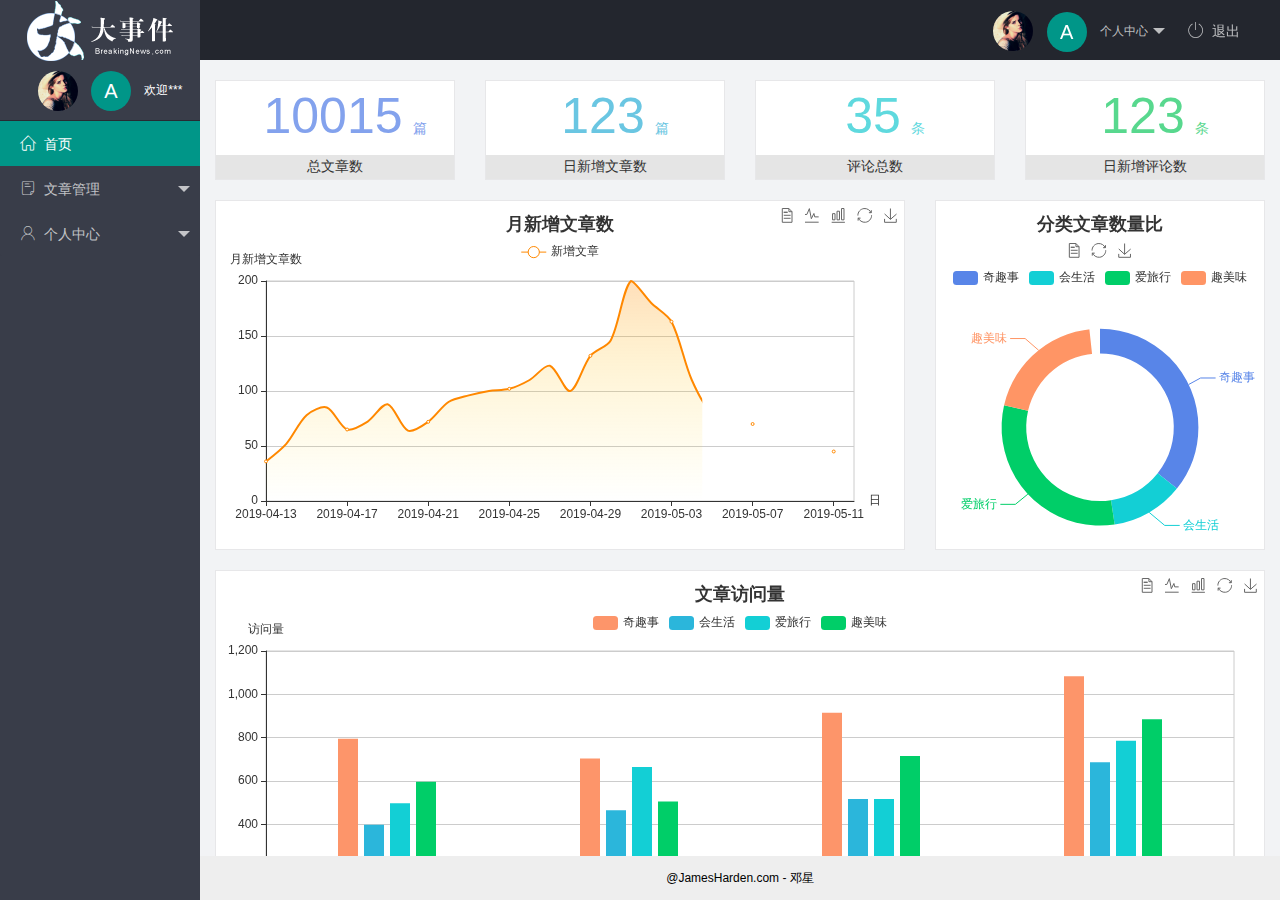
<file: index.html>
<!DOCTYPE html>
<html lang="en">

<head>
    <meta charset="UTF-8">
    <meta http-equiv="X-UA-Compatible" content="IE=edge">
    <meta name="viewport" content="width=device-width, initial-scale=1.0">
    <title>Document</title>
    <link rel="stylesheet" href="./assets/lib/layui/css/layui.css">
    <link rel="stylesheet" href="./assets/fonts/iconfont.css">
    <link rel="stylesheet" href="./assets/css/index.css">
</head>

<body>
    <div class="layui-layout layui-layout-admin">
        <div class="layui-header">
            <div class="layui-logo layui-hide-xs layui-bg-black">
                <img src="./assets/images/logo.png" alt="">
            </div>
            <ul class="layui-nav layui-layout-right">
                <li class="layui-nav-item layui-hide layui-show-md-inline-block">
                    <a href="javascript:;" class="userinfo">
                        <img src="./assets/images/sample.jpg" class="layui-nav-img">
                        <span class="text-avatar">A</span>
                        个人中心
                    </a>
                    <dl class="layui-nav-child">
                        <dd><a href="">基本资料</a></dd>
                        <dd><a href="">更换头像</a></dd>
                        <dd><a href="">重置密码</a></dd>
                    </dl>
                </li>
                <li class="layui-nav-item" lay-header-event="menuRight" lay-unselect>
                    <a href="javascript:;" id="btnLogout">
                        <span class="iconfont icon-tuichu"></span>退出
                    </a>
                </li>
            </ul>
        </div>

        <div class="layui-side layui-bg-black">
            <div class="layui-side-scroll">
                <div class="userinfo">
                    <img src="./assets/images/sample.jpg" class="layui-nav-img">
                    <span class="text-avatar">A</span>
                    <span id="welcome">欢迎***</span>
                </div>
                <!-- 左侧导航区域（可配合layui已有的垂直导航） -->
                <ul class="layui-nav layui-nav-tree" lay-shrink="all">
                    <li class="layui-nav-item layui-this"><a href="./home/dashboard.html" target="fm"><span class="iconfont icon-home"></span>首页</a></li>
                    <li class="layui-nav-item">
                        <a class="" href="javascript:;"><span class="iconfont icon-16"></span>文章管理</a>
                        <dl class="layui-nav-child">
                            <dd><a href="javascript:;"><i class="layui-icon layui-icon-app"></i> 文章类别</a></dd>
                            <dd><a href="javascript:;"><i class="layui-icon layui-icon-cols"></i> 文章列表</a></dd>
                            <dd><a href="javascript:;"><i class="layui-icon layui-icon-diamond"></i> 发布文章</a></dd>
                        </dl>
                    </li>
                    <li class="layui-nav-item">
                        <a href="javascript:;"><span class="iconfont icon-user"></span>个人中心</a>
                        <dl class="layui-nav-child">
                            <dd><a href="javascript:;"><i class="layui-icon layui-icon-rate-solid"></i>基本资料</a></dd>
                            <dd><a href="javascript:;"><i class="layui-icon layui-icon-friends"></i>更换头像</a></dd>
                            <dd><a href="javascript:;"><i class="layui-icon layui-icon-set"></i>重置密码</a></dd>
                        </dl>
                    </li>
                </ul>
            </div>
        </div>

        <div class="layui-body">
            <!-- 内容主体区域 -->
            <iframe name="fm" src="./home/dashboard.html" frameborder="0"></iframe>
        </div>

        <div class="layui-footer">
            <!-- 底部固定区域 -->
            @JamesHarden.com - 邓星
        </div>
    </div>
    <script src="./assets/lib/layui/layui.all.js"></script>
    <script src="./assets/lib/jquery.js"></script>
    <script src="./assets/js/baseAPI.js"></script>
    <script src="./assets/js/index.js"></script>
</body>

</html>
</file>
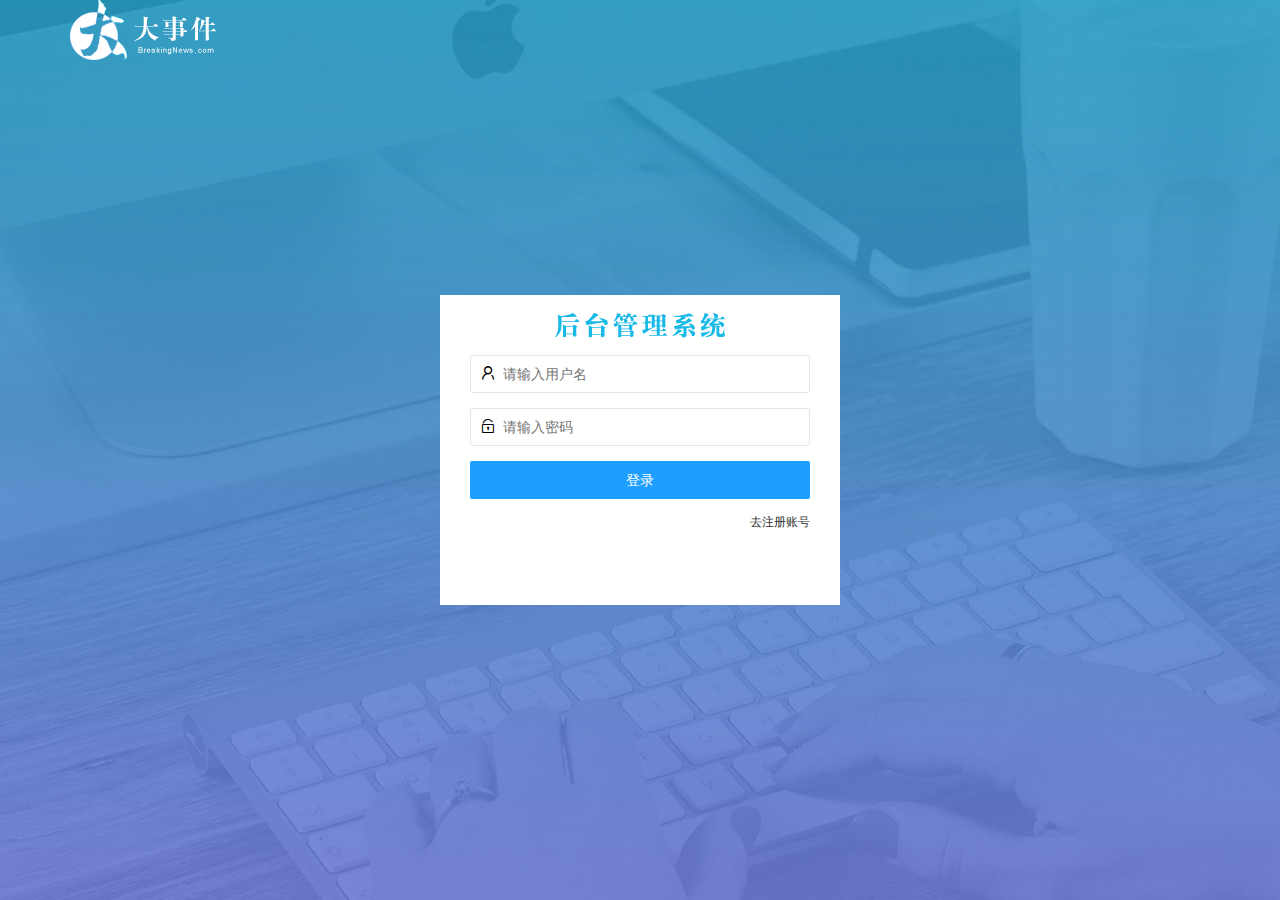
<file: login.html>
<!DOCTYPE html>
<html lang="en">

<head>
    <meta charset="UTF-8">
    <meta http-equiv="X-UA-Compatible" content="IE=edge">
    <meta name="viewport" content="width=device-width, initial-scale=1.0">
    <title>大事件-登录/注册</title>
    <link rel="stylesheet" href="./assets/css/login.css">
    <link rel="stylesheet" href="./assets/lib/layui/css/layui.css">
</head>

<body>
    <div class="layui-main">
        <img src="./assets/images/logo.png" alt="">
    </div>
    <div class="loginAndRegBox">
        <div class="title-box">
        </div>
        <div class="login-box">
            <form class="layui-form" id="form_login">
                <div class="layui-form-item">
                    <i class="layui-icon layui-icon-username"></i>
                    <input type="text" name="username" required lay-verify="required" placeholder="请输入用户名"
                        autocomplete="off" class="layui-input">
                </div>
                <div class="layui-form-item">
                    <i class="layui-icon layui-icon-password"></i>
                    <input type="text" name="password" required lay-verify="required|pwd" placeholder="请输入密码"
                        autocomplete="off" class="layui-input">
                </div>
                <div class="layui-form-item">
                    <button class="layui-btn layui-btn-fluid layui-btn-normal" lay-submit>登录</button>
                </div>
                <div class="layui-form-item links">
                    <a href="javascript:;" id="link_reg">去注册账号</a>
                </div>
            </form>
        </div>
        <div class="reg-box">
            <form class="layui-form" id="form_reg">
                <div class="layui-form-item">
                    <i class="layui-icon layui-icon-username"></i>
                    <input type="text" name="username" required lay-verify="required" placeholder="请输入用户名"
                        autocomplete="off" class="layui-input">
                </div>
                <div class="layui-form-item">
                    <i class="layui-icon layui-icon-password"></i>
                    <input type="password" name="password" required lay-verify="required|pwd" placeholder="请输入密码"
                        autocomplete="off" class="layui-input">
                </div>
                <div class="layui-form-item">
                    <i class="layui-icon layui-icon-password"></i>
                    <input type="password" name="repassword" required lay-verify="required|pwd|repwd"
                        placeholder="再次确认密码" autocomplete="off" class="layui-input">
                </div>
                <div class="layui-form-item">
                    <button class="layui-btn layui-btn-fluid layui-btn-normal" lay-submit>注册</button>
                </div>
                <div class="layui-form-item links">
                    <a href="javascript:;" id="link_login">去登录账号</a>
                </div>
            </form>
        </div>
    </div>
    <script src="./assets/lib/layui/layui.all.js"></script>
    <script src="./assets/lib/jquery.js"></script>
    <script src="./assets/js/baseAPI.js"></script>
    <script src="./assets/js/login.js"></script>
</body>

</html>
</file>
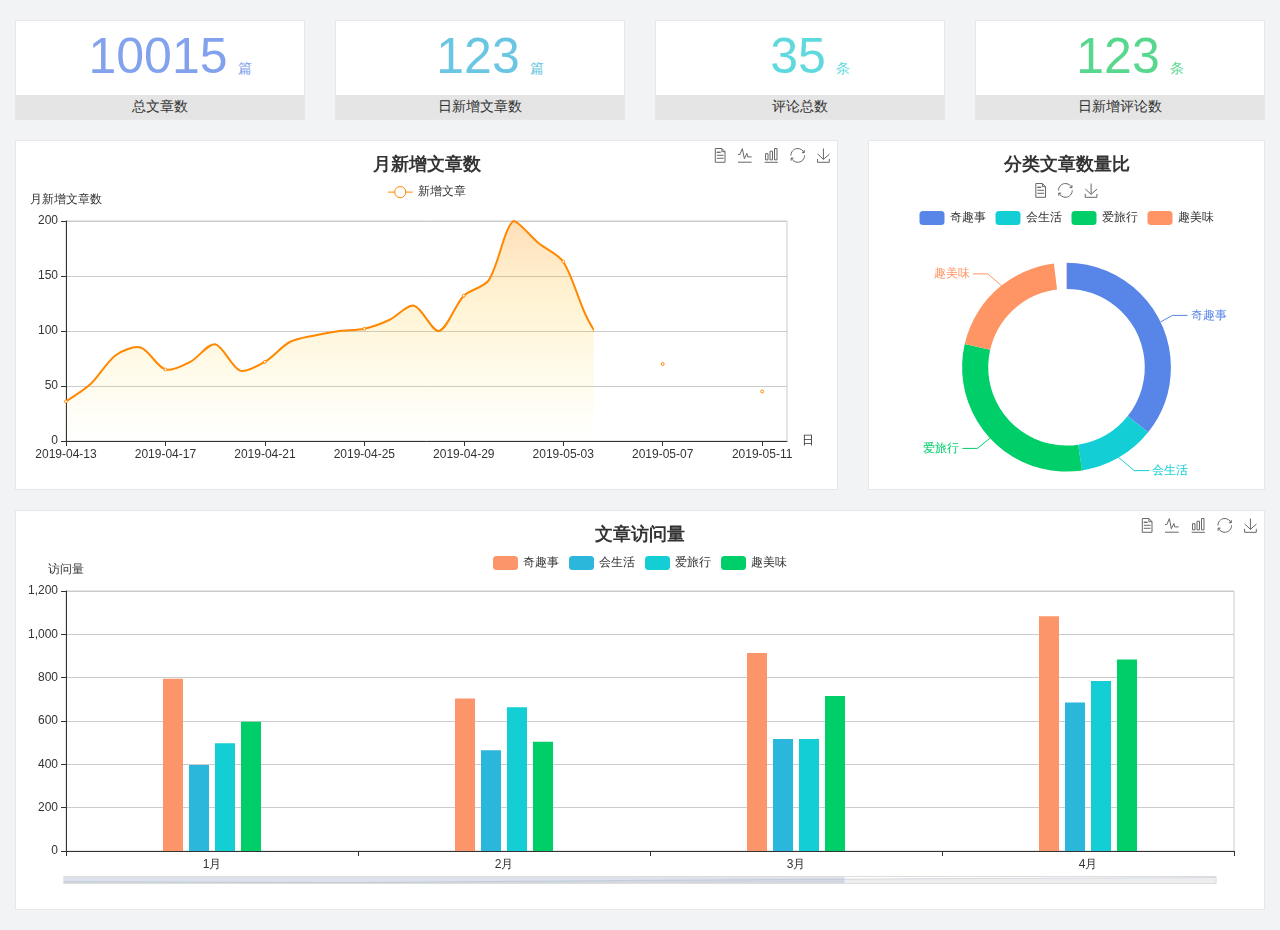
<file: home/dashboard.html>
<!DOCTYPE html>
<html lang="en">

<head>
  <meta charset="UTF-8">
  <meta name="viewport" content="width=device-width, initial-scale=1.0">
  <meta http-equiv="X-UA-Compatible" content="ie=edge">
  <title>图表统计</title>
  <link rel="stylesheet" href="../assets/lib/bootstrap.css" />
  <link rel="stylesheet" href="../assets/lib/main.css" />
  <script src="../assets/lib/jquery.js"></script>
  <script type="text/javascript" src="../assets/lib/echarts.min.js"></script>
</head>

<body>
  <div class="container-fluid">
    <div class="row spannel_list">
      <div class="col-sm-3 col-xs-6">
        <div class="spannel">
          <em>10015</em><span>篇</span>
          <b>总文章数</b>
        </div>
      </div>
      <div class="col-sm-3 col-xs-6">
        <div class="spannel scolor01">
          <em>123</em><span>篇</span>
          <b>日新增文章数</b>
        </div>
      </div>
      <div class="col-sm-3 col-xs-6">
        <div class="spannel scolor02">
          <em>35</em><span>条</span>
          <b>评论总数</b>
        </div>
      </div>
      <div class="col-sm-3 col-xs-6">
        <div class="spannel scolor03">
          <em>123</em><span>条</span>
          <b>日新增评论数</b>
        </div>
      </div>
    </div>
  </div>

  <div class="container-fluid">
    <div class="row curve-pie">
      <div class="col-lg-8 col-md-8">
        <div class="gragh_pannel" id="curve_show"></div>
      </div>
      <div class="col-lg-4 col-md-4">
        <div class="gragh_pannel" id="pie_show"></div>
      </div>
    </div>
  </div>

  <div class="container-fluid">
    <div class="column_pannel" id="column_show"></div>
  </div>

  <script>
    var oChart = echarts.init(document.getElementById('curve_show'));
    var aList_all = [
      { 'count': 36, 'date': '2019-04-13' },
      { 'count': 52, 'date': '2019-04-14' },
      { 'count': 78, 'date': '2019-04-15' },
      { 'count': 85, 'date': '2019-04-16' },
      { 'count': 65, 'date': '2019-04-17' },
      { 'count': 72, 'date': '2019-04-18' },
      { 'count': 88, 'date': '2019-04-19' },
      { 'count': 64, 'date': '2019-04-20' },
      { 'count': 72, 'date': '2019-04-21' },
      { 'count': 90, 'date': '2019-04-22' },
      { 'count': 96, 'date': '2019-04-23' },
      { 'count': 100, 'date': '2019-04-24' },
      { 'count': 102, 'date': '2019-04-25' },
      { 'count': 110, 'date': '2019-04-26' },
      { 'count': 123, 'date': '2019-04-27' },
      { 'count': 100, 'date': '2019-04-28' },
      { 'count': 132, 'date': '2019-04-29' },
      { 'count': 146, 'date': '2019-04-30' },
      { 'count': 200, 'date': '2019-05-01' },
      { 'count': 180, 'date': '2019-05-02' },
      { 'count': 163, 'date': '2019-05-03' },
      { 'count': 110, 'date': '2019-05-04' },
      { 'count': 80, 'date': '2019-05-05' },
      { 'count': 82, 'date': '2019-05-06' },
      { 'count': 70, 'date': '2019-05-07' },
      { 'count': 65, 'date': '2019-05-08' },
      { 'count': 54, 'date': '2019-05-09' },
      { 'count': 40, 'date': '2019-05-10' },
      { 'count': 45, 'date': '2019-05-11' },
      { 'count': 38, 'date': '2019-05-12' },
    ];

    let aCount = [];
    let aDate = [];

    for (var i = 0; i < aList_all.length; i++) {
      aCount.push(aList_all[i].count);
      aDate.push(aList_all[i].date);
    }

    var chartopt = {
      title: {
        text: '月新增文章数',
        left: 'center',
        top: '10'
      },
      tooltip: {
        trigger: 'axis'
      },
      legend: {
        data: ['新增文章'],
        top: '40'
      },
      toolbox: {
        show: true,
        feature: {
          mark: { show: true },
          dataView: { show: true, readOnly: false },
          magicType: { show: true, type: ['line', 'bar'] },
          restore: { show: true },
          saveAsImage: { show: true }
        }
      },
      calculable: true,
      xAxis: [
        {
          name: '日',
          type: 'category',
          boundaryGap: false,
          data: aDate
        }
      ],
      yAxis: [
        {
          name: '月新增文章数',
          type: 'value'
        }
      ],
      series: [
        {
          name: '新增文章',
          type: 'line',
          smooth: true,
          itemStyle: { normal: { areaStyle: { type: 'default' }, color: '#f80' }, lineStyle: { color: '#f80' } },
          data: aCount
        }],
      areaStyle: {
        normal: {
          color: new echarts.graphic.LinearGradient(0, 0, 0, 1, [{
            offset: 0,
            color: 'rgba(255,136,0,0.39)'
          }, {
            offset: .34,
            color: 'rgba(255,180,0,0.25)'
          }, {
            offset: 1,
            color: 'rgba(255,222,0,0.00)'
          }])

        }
      },
      grid: {
        show: true,
        x: 50,
        x2: 50,
        y: 80,
        height: 220
      }
    };

    oChart.setOption(chartopt);


    var oPie = echarts.init(document.getElementById('pie_show'));
    var oPieopt =
    {
      title: {
        top: 10,
        text: '分类文章数量比',
        x: 'center'
      },
      tooltip: {
        trigger: 'item',
        formatter: "{a} <br/>{b} : {c} ({d}%)"
      },
      color: ['#5885e8', '#13cfd5', '#00ce68', '#ff9565'],
      legend: {
        x: 'center',
        top: 65,
        data: ['奇趣事', '会生活', '爱旅行', '趣美味']
      },
      toolbox: {
        show: true,
        x: 'center',
        top: 35,
        feature: {
          mark: { show: true },
          dataView: { show: true, readOnly: false },
          magicType: {
            show: true,
            type: ['pie', 'funnel'],
            option: {
              funnel: {
                x: '25%',
                width: '50%',
                funnelAlign: 'left',
                max: 1548
              }
            }
          },
          restore: { show: true },
          saveAsImage: { show: true }
        }
      },
      calculable: true,
      series: [
        {
          name: '访问来源',
          type: 'pie',
          radius: ['45%', '60%'],
          center: ['50%', '65%'],
          data: [
            { value: 300, name: '奇趣事' },
            { value: 100, name: '会生活' },
            { value: 260, name: '爱旅行' },
            { value: 180, name: '趣美味' }
          ]
        }
      ]
    };
    oPie.setOption(oPieopt);



    var oColumn = this.echarts.init(document.getElementById('column_show'));
    var oColumnopt =
    {
      title: {
        text: '文章访问量',
        left: 'center',
        top: '10'
      },
      tooltip: {
        trigger: 'axis'
      },
      legend: {
        data: ['奇趣事', '会生活', '爱旅行', '趣美味'],
        top: '40'
      },
      toolbox: {
        show: true,
        feature: {
          mark: { show: true },
          dataView: { show: true, readOnly: false },
          magicType: { show: true, type: ['line', 'bar'] },
          restore: { show: true },
          saveAsImage: { show: true }
        }
      },
      calculable: true,
      xAxis: [
        {
          type: 'category',
          data: ['1月', '2月', '3月', '4月', '5月']
        }
      ],
      yAxis: [
        {
          name: '访问量',
          type: 'value'
        }
      ],
      series: [
        {
          name: '奇趣事',
          type: 'bar',
          barWidth: 20,
          itemStyle: {
            normal: { areaStyle: { type: 'default' }, color: '#fd956a' }
          },
          data: [800, 708, 920, 1090, 1200]
        },
        {
          name: '会生活',
          type: 'bar',
          barWidth: 20,
          itemStyle: {
            normal: { areaStyle: { type: 'default' }, color: '#2bb6db' }
          },
          data: [400, 468, 520, 690, 800]
        },
        {
          name: '爱旅行',
          type: 'bar',
          barWidth: 20,
          itemStyle: {
            normal: { areaStyle: { type: 'default' }, color: '#13cfd5' }
          },
          data: [500, 668, 520, 790, 900]
        },
        {
          name: '趣美味',
          type: 'bar',
          barWidth: 20,
          itemStyle: {
            normal: { areaStyle: { type: 'default' }, color: '#00ce68' }
          },
          data: [600, 508, 720, 890, 1000]
        }
      ],
      grid: {
        show: true,
        x: 50,
        x2: 30,
        y: 80,
        height: 260
      },
      dataZoom: [//给x轴设置滚动条
        {
          start: 0,//默认为0
          end: 100 - 1000 / 31,//默认为100
          type: 'slider',
          show: true,
          xAxisIndex: [0],
          handleSize: 0,//滑动条的 左右2个滑动条的大小
          height: 8,//组件高度
          left: 45, //左边的距离
          right: 50,//右边的距离
          bottom: 26,//右边的距离
          handleColor: '#ddd',//h滑动图标的颜色
          handleStyle: {
            borderColor: "#cacaca",
            borderWidth: "1",
            shadowBlur: 2,
            background: "#ddd",
            shadowColor: "#ddd",
          }
        }]
    };
    oColumn.setOption(oColumnopt);
  </script>
</body>

</html>
</file>
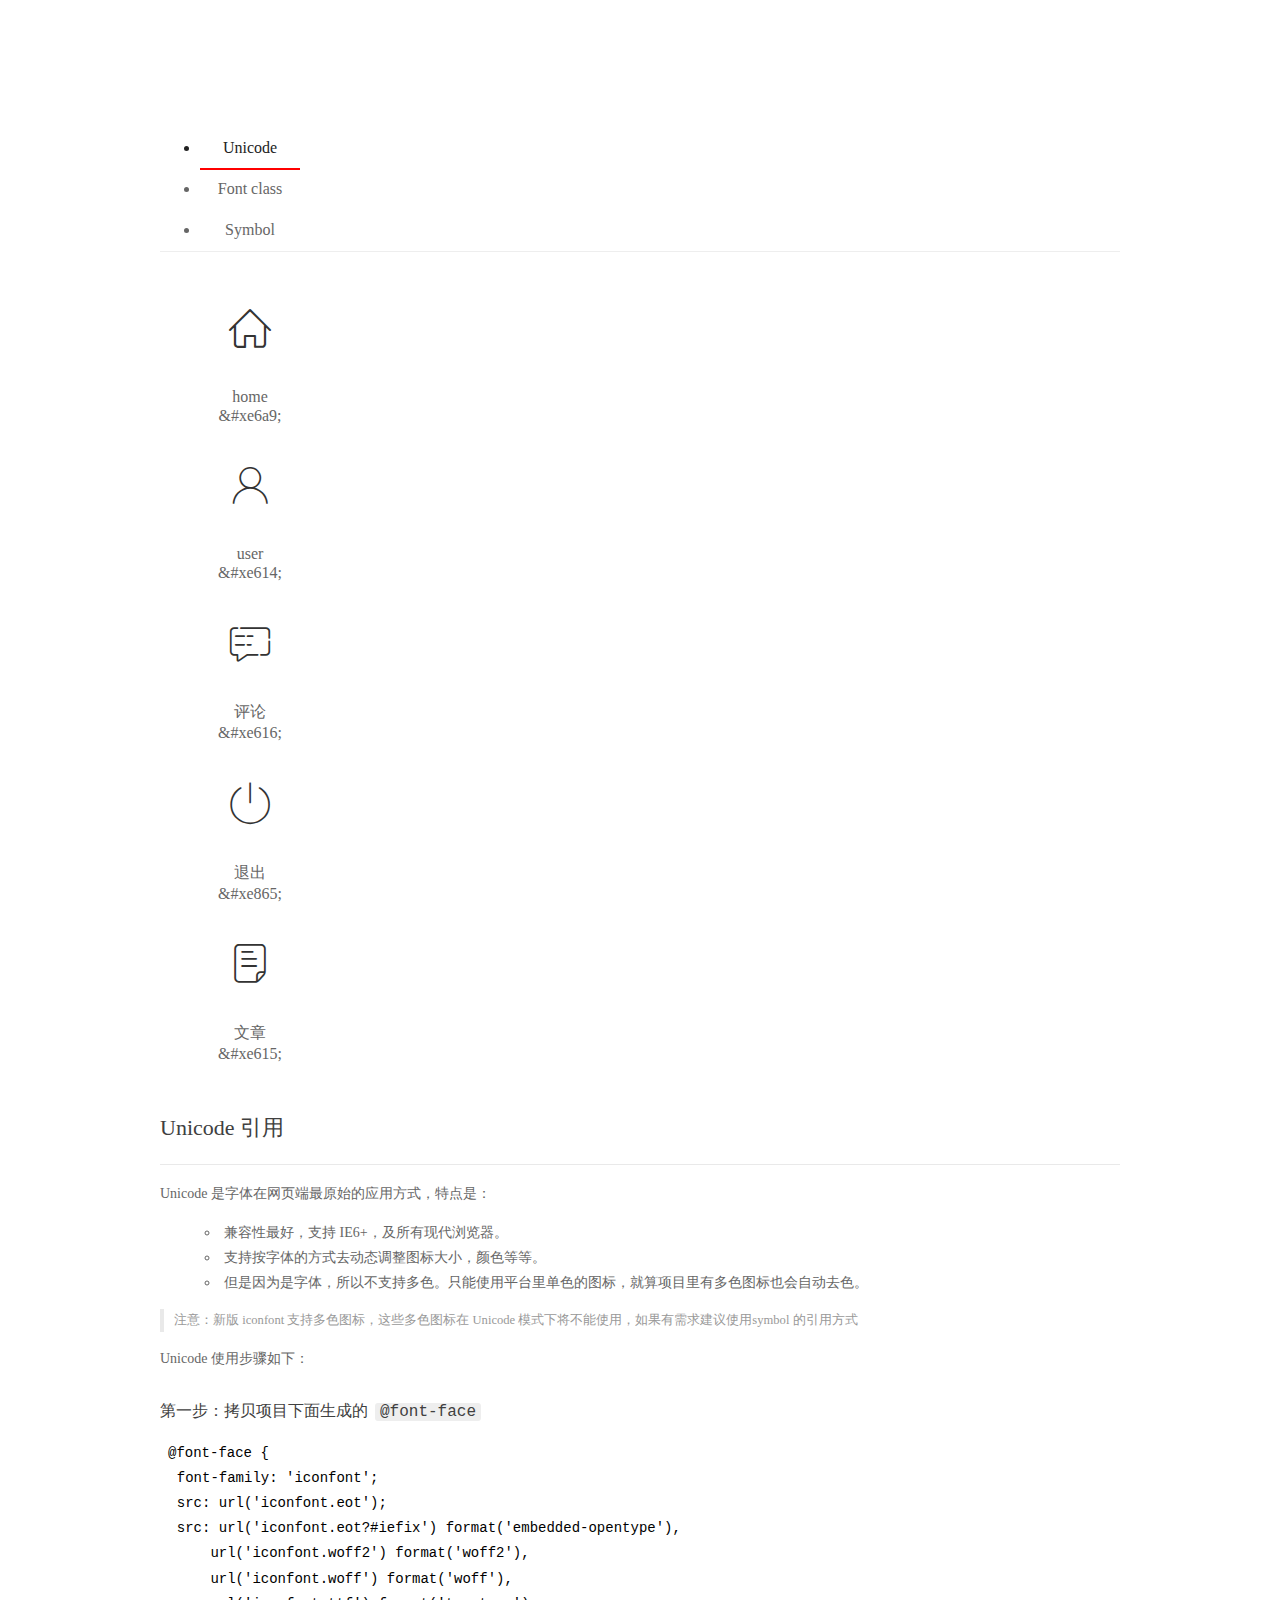
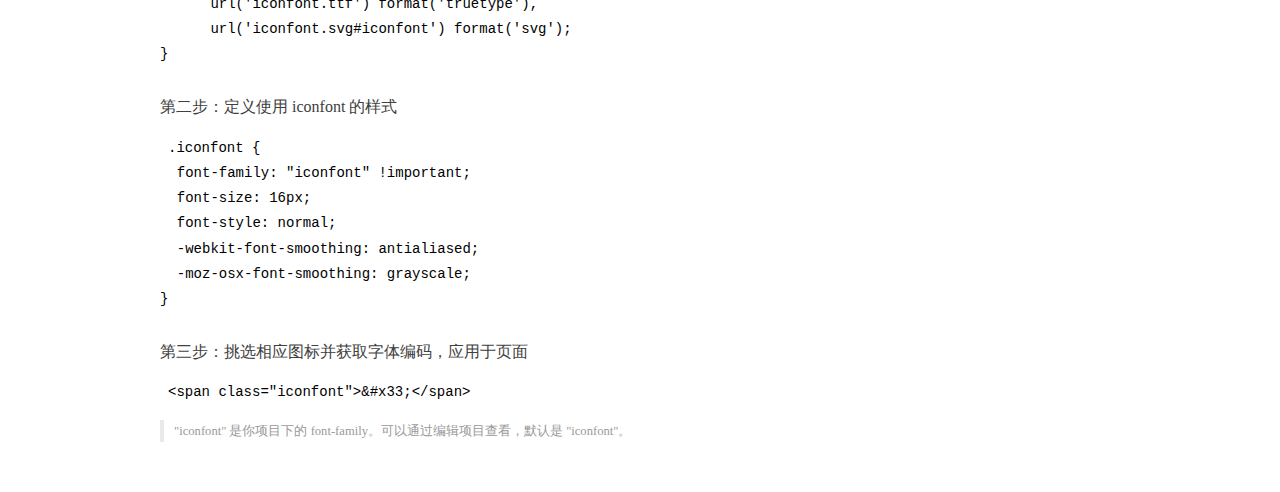
<file: assets/fonts/demo_index.html>
<!DOCTYPE html>
<html>
<head>
  <meta charset="utf-8"/>
  <title>IconFont Demo</title>
  <link rel="shortcut icon" href="https://gtms04.alicdn.com/tps/i4/TB1_oz6GVXXXXaFXpXXJDFnIXXX-64-64.ico" type="image/x-icon"/>
  <link rel="stylesheet" href="https://g.alicdn.com/thx/cube/1.3.2/cube.min.css">
  <link rel="stylesheet" href="demo.css">
  <link rel="stylesheet" href="iconfont.css">
  <script src="iconfont.js"></script>
  <!-- jQuery -->
  <script src="https://a1.alicdn.com/oss/uploads/2018/12/26/7bfddb60-08e8-11e9-9b04-53e73bb6408b.js"></script>
  <!-- 代码高亮 -->
  <script src="https://a1.alicdn.com/oss/uploads/2018/12/26/a3f714d0-08e6-11e9-8a15-ebf944d7534c.js"></script>
</head>
<body>
  <div class="main">
    <h1 class="logo"><a href="https://www.iconfont.cn/" title="iconfont 首页" target="_blank">&#xe86b;</a></h1>
    <div class="nav-tabs">
      <ul id="tabs" class="dib-box">
        <li class="dib active"><span>Unicode</span></li>
        <li class="dib"><span>Font class</span></li>
        <li class="dib"><span>Symbol</span></li>
      </ul>
      
    </div>
    <div class="tab-container">
      <div class="content unicode" style="display: block;">
          <ul class="icon_lists dib-box">
          
            <li class="dib">
              <span class="icon iconfont">&#xe6a9;</span>
                <div class="name">home</div>
                <div class="code-name">&amp;#xe6a9;</div>
              </li>
          
            <li class="dib">
              <span class="icon iconfont">&#xe614;</span>
                <div class="name">user</div>
                <div class="code-name">&amp;#xe614;</div>
              </li>
          
            <li class="dib">
              <span class="icon iconfont">&#xe616;</span>
                <div class="name">评论</div>
                <div class="code-name">&amp;#xe616;</div>
              </li>
          
            <li class="dib">
              <span class="icon iconfont">&#xe865;</span>
                <div class="name">退出</div>
                <div class="code-name">&amp;#xe865;</div>
              </li>
          
            <li class="dib">
              <span class="icon iconfont">&#xe615;</span>
                <div class="name">文章</div>
                <div class="code-name">&amp;#xe615;</div>
              </li>
          
          </ul>
          <div class="article markdown">
          <h2 id="unicode-">Unicode 引用</h2>
          <hr>

          <p>Unicode 是字体在网页端最原始的应用方式，特点是：</p>
          <ul>
            <li>兼容性最好，支持 IE6+，及所有现代浏览器。</li>
            <li>支持按字体的方式去动态调整图标大小，颜色等等。</li>
            <li>但是因为是字体，所以不支持多色。只能使用平台里单色的图标，就算项目里有多色图标也会自动去色。</li>
          </ul>
          <blockquote>
            <p>注意：新版 iconfont 支持多色图标，这些多色图标在 Unicode 模式下将不能使用，如果有需求建议使用symbol 的引用方式</p>
          </blockquote>
          <p>Unicode 使用步骤如下：</p>
          <h3 id="-font-face">第一步：拷贝项目下面生成的 <code>@font-face</code></h3>
<pre><code class="language-css"
>@font-face {
  font-family: 'iconfont';
  src: url('iconfont.eot');
  src: url('iconfont.eot?#iefix') format('embedded-opentype'),
      url('iconfont.woff2') format('woff2'),
      url('iconfont.woff') format('woff'),
      url('iconfont.ttf') format('truetype'),
      url('iconfont.svg#iconfont') format('svg');
}
</code></pre>
          <h3 id="-iconfont-">第二步：定义使用 iconfont 的样式</h3>
<pre><code class="language-css"
>.iconfont {
  font-family: "iconfont" !important;
  font-size: 16px;
  font-style: normal;
  -webkit-font-smoothing: antialiased;
  -moz-osx-font-smoothing: grayscale;
}
</code></pre>
          <h3 id="-">第三步：挑选相应图标并获取字体编码，应用于页面</h3>
<pre>
<code class="language-html"
>&lt;span class="iconfont"&gt;&amp;#x33;&lt;/span&gt;
</code></pre>
          <blockquote>
            <p>"iconfont" 是你项目下的 font-family。可以通过编辑项目查看，默认是 "iconfont"。</p>
          </blockquote>
          </div>
      </div>
      <div class="content font-class">
        <ul class="icon_lists dib-box">
          
          <li class="dib">
            <span class="icon iconfont icon-home"></span>
            <div class="name">
              home
            </div>
            <div class="code-name">.icon-home
            </div>
          </li>
          
          <li class="dib">
            <span class="icon iconfont icon-user"></span>
            <div class="name">
              user
            </div>
            <div class="code-name">.icon-user
            </div>
          </li>
          
          <li class="dib">
            <span class="icon iconfont icon-pinglun"></span>
            <div class="name">
              评论
            </div>
            <div class="code-name">.icon-pinglun
            </div>
          </li>
          
          <li class="dib">
            <span class="icon iconfont icon-tuichu"></span>
            <div class="name">
              退出
            </div>
            <div class="code-name">.icon-tuichu
            </div>
          </li>
          
          <li class="dib">
            <span class="icon iconfont icon-16"></span>
            <div class="name">
              文章
            </div>
            <div class="code-name">.icon-16
            </div>
          </li>
          
        </ul>
        <div class="article markdown">
        <h2 id="font-class-">font-class 引用</h2>
        <hr>

        <p>font-class 是 Unicode 使用方式的一种变种，主要是解决 Unicode 书写不直观，语意不明确的问题。</p>
        <p>与 Unicode 使用方式相比，具有如下特点：</p>
        <ul>
          <li>兼容性良好，支持 IE8+，及所有现代浏览器。</li>
          <li>相比于 Unicode 语意明确，书写更直观。可以很容易分辨这个 icon 是什么。</li>
          <li>因为使用 class 来定义图标，所以当要替换图标时，只需要修改 class 里面的 Unicode 引用。</li>
          <li>不过因为本质上还是使用的字体，所以多色图标还是不支持的。</li>
        </ul>
        <p>使用步骤如下：</p>
        <h3 id="-fontclass-">第一步：引入项目下面生成的 fontclass 代码：</h3>
<pre><code class="language-html">&lt;link rel="stylesheet" href="./iconfont.css"&gt;
</code></pre>
        <h3 id="-">第二步：挑选相应图标并获取类名，应用于页面：</h3>
<pre><code class="language-html">&lt;span class="iconfont icon-xxx"&gt;&lt;/span&gt;
</code></pre>
        <blockquote>
          <p>"
            iconfont" 是你项目下的 font-family。可以通过编辑项目查看，默认是 "iconfont"。</p>
        </blockquote>
      </div>
      </div>
      <div class="content symbol">
          <ul class="icon_lists dib-box">
          
            <li class="dib">
                <svg class="icon svg-icon" aria-hidden="true">
                  <use xlink:href="#icon-home"></use>
                </svg>
                <div class="name">home</div>
                <div class="code-name">#icon-home</div>
            </li>
          
            <li class="dib">
                <svg class="icon svg-icon" aria-hidden="true">
                  <use xlink:href="#icon-user"></use>
                </svg>
                <div class="name">user</div>
                <div class="code-name">#icon-user</div>
            </li>
          
            <li class="dib">
                <svg class="icon svg-icon" aria-hidden="true">
                  <use xlink:href="#icon-pinglun"></use>
                </svg>
                <div class="name">评论</div>
                <div class="code-name">#icon-pinglun</div>
            </li>
          
            <li class="dib">
                <svg class="icon svg-icon" aria-hidden="true">
                  <use xlink:href="#icon-tuichu"></use>
                </svg>
                <div class="name">退出</div>
                <div class="code-name">#icon-tuichu</div>
            </li>
          
            <li class="dib">
                <svg class="icon svg-icon" aria-hidden="true">
                  <use xlink:href="#icon-16"></use>
                </svg>
                <div class="name">文章</div>
                <div class="code-name">#icon-16</div>
            </li>
          
          </ul>
          <div class="article markdown">
          <h2 id="symbol-">Symbol 引用</h2>
          <hr>

          <p>这是一种全新的使用方式，应该说这才是未来的主流，也是平台目前推荐的用法。相关介绍可以参考这篇<a href="">文章</a>
            这种用法其实是做了一个 SVG 的集合，与另外两种相比具有如下特点：</p>
          <ul>
            <li>支持多色图标了，不再受单色限制。</li>
            <li>通过一些技巧，支持像字体那样，通过 <code>font-size</code>, <code>color</code> 来调整样式。</li>
            <li>兼容性较差，支持 IE9+，及现代浏览器。</li>
            <li>浏览器渲染 SVG 的性能一般，还不如 png。</li>
          </ul>
          <p>使用步骤如下：</p>
          <h3 id="-symbol-">第一步：引入项目下面生成的 symbol 代码：</h3>
<pre><code class="language-html">&lt;script src="./iconfont.js"&gt;&lt;/script&gt;
</code></pre>
          <h3 id="-css-">第二步：加入通用 CSS 代码（引入一次就行）：</h3>
<pre><code class="language-html">&lt;style&gt;
.icon {
  width: 1em;
  height: 1em;
  vertical-align: -0.15em;
  fill: currentColor;
  overflow: hidden;
}
&lt;/style&gt;
</code></pre>
          <h3 id="-">第三步：挑选相应图标并获取类名，应用于页面：</h3>
<pre><code class="language-html">&lt;svg class="icon" aria-hidden="true"&gt;
  &lt;use xlink:href="#icon-xxx"&gt;&lt;/use&gt;
&lt;/svg&gt;
</code></pre>
          </div>
      </div>

    </div>
  </div>
  <script>
  $(document).ready(function () {
      $('.tab-container .content:first').show()

      $('#tabs li').click(function (e) {
        var tabContent = $('.tab-container .content')
        var index = $(this).index()

        if ($(this).hasClass('active')) {
          return
        } else {
          $('#tabs li').removeClass('active')
          $(this).addClass('active')

          tabContent.hide().eq(index).fadeIn()
        }
      })
    })
  </script>
</body>
</html>
</file>
<file: assets/lib/layui/css/layui.css>
/** layui-v2.5.5 MIT License By https://www.layui.com */
 .layui-inline,img{display:inline-block;vertical-align:middle}h1,h2,h3,h4,h5,h6{font-weight:400}.layui-edge,.layui-header,.layui-inline,.layui-main{position:relative}.layui-body,.layui-edge,.layui-elip{overflow:hidden}.layui-btn,.layui-edge,.layui-inline,img{vertical-align:middle}.layui-btn,.layui-disabled,.layui-icon,.layui-unselect{-moz-user-select:none;-webkit-user-select:none;-ms-user-select:none}.layui-elip,.layui-form-checkbox span,.layui-form-pane .layui-form-label{text-overflow:ellipsis;white-space:nowrap}.layui-breadcrumb,.layui-tree-btnGroup{visibility:hidden}blockquote,body,button,dd,div,dl,dt,form,h1,h2,h3,h4,h5,h6,input,li,ol,p,pre,td,textarea,th,ul{margin:0;padding:0;-webkit-tap-highlight-color:rgba(0,0,0,0)}a:active,a:hover{outline:0}img{border:none}li{list-style:none}table{border-collapse:collapse;border-spacing:0}h4,h5,h6{font-size:100%}button,input,optgroup,option,select,textarea{font-family:inherit;font-size:inherit;font-style:inherit;font-weight:inherit;outline:0}pre{white-space:pre-wrap;white-space:-moz-pre-wrap;white-space:-pre-wrap;white-space:-o-pre-wrap;word-wrap:break-word}body{line-height:24px;font:14px Helvetica Neue,Helvetica,PingFang SC,Tahoma,Arial,sans-serif}hr{height:1px;margin:10px 0;border:0;clear:both}a{color:#333;text-decoration:none}a:hover{color:#777}a cite{font-style:normal;*cursor:pointer}.layui-border-box,.layui-border-box *{box-sizing:border-box}.layui-box,.layui-box *{box-sizing:content-box}.layui-clear{clear:both;*zoom:1}.layui-clear:after{content:'\20';clear:both;*zoom:1;display:block;height:0}.layui-inline{*display:inline;*zoom:1}.layui-edge{display:inline-block;width:0;height:0;border-width:6px;border-style:dashed;border-color:transparent}.layui-edge-top{top:-4px;border-bottom-color:#999;border-bottom-style:solid}.layui-edge-right{border-left-color:#999;border-left-style:solid}.layui-edge-bottom{top:2px;border-top-color:#999;border-top-style:solid}.layui-edge-left{border-right-color:#999;border-right-style:solid}.layui-disabled,.layui-disabled:hover{color:#d2d2d2!important;cursor:not-allowed!important}.layui-circle{border-radius:100%}.layui-show{display:block!important}.layui-hide{display:none!important}@font-face{font-family:layui-icon;src:url(../font/iconfont.eot?v=250);src:url(../font/iconfont.eot?v=250#iefix) format('embedded-opentype'),url(../font/iconfont.woff2?v=250) format('woff2'),url(../font/iconfont.woff?v=250) format('woff'),url(../font/iconfont.ttf?v=250) format('truetype'),url(../font/iconfont.svg?v=250#layui-icon) format('svg')}.layui-icon{font-family:layui-icon!important;font-size:16px;font-style:normal;-webkit-font-smoothing:antialiased;-moz-osx-font-smoothing:grayscale}.layui-icon-reply-fill:before{content:"\e611"}.layui-icon-set-fill:before{content:"\e614"}.layui-icon-menu-fill:before{content:"\e60f"}.layui-icon-search:before{content:"\e615"}.layui-icon-share:before{content:"\e641"}.layui-icon-set-sm:before{content:"\e620"}.layui-icon-engine:before{content:"\e628"}.layui-icon-close:before{content:"\1006"}.layui-icon-close-fill:before{content:"\1007"}.layui-icon-chart-screen:before{content:"\e629"}.layui-icon-star:before{content:"\e600"}.layui-icon-circle-dot:before{content:"\e617"}.layui-icon-chat:before{content:"\e606"}.layui-icon-release:before{content:"\e609"}.layui-icon-list:before{content:"\e60a"}.layui-icon-chart:before{content:"\e62c"}.layui-icon-ok-circle:before{content:"\1005"}.layui-icon-layim-theme:before{content:"\e61b"}.layui-icon-table:before{content:"\e62d"}.layui-icon-right:before{content:"\e602"}.layui-icon-left:before{content:"\e603"}.layui-icon-cart-simple:before{content:"\e698"}.layui-icon-face-cry:before{content:"\e69c"}.layui-icon-face-smile:before{content:"\e6af"}.layui-icon-survey:before{content:"\e6b2"}.layui-icon-tree:before{content:"\e62e"}.layui-icon-upload-circle:before{content:"\e62f"}.layui-icon-add-circle:before{content:"\e61f"}.layui-icon-download-circle:before{content:"\e601"}.layui-icon-templeate-1:before{content:"\e630"}.layui-icon-util:before{content:"\e631"}.layui-icon-face-surprised:before{content:"\e664"}.layui-icon-edit:before{content:"\e642"}.layui-icon-speaker:before{content:"\e645"}.layui-icon-down:before{content:"\e61a"}.layui-icon-file:before{content:"\e621"}.layui-icon-layouts:before{content:"\e632"}.layui-icon-rate-half:before{content:"\e6c9"}.layui-icon-add-circle-fine:before{content:"\e608"}.layui-icon-prev-circle:before{content:"\e633"}.layui-icon-read:before{content:"\e705"}.layui-icon-404:before{content:"\e61c"}.layui-icon-carousel:before{content:"\e634"}.layui-icon-help:before{content:"\e607"}.layui-icon-code-circle:before{content:"\e635"}.layui-icon-water:before{content:"\e636"}.layui-icon-username:before{content:"\e66f"}.layui-icon-find-fill:before{content:"\e670"}.layui-icon-about:before{content:"\e60b"}.layui-icon-location:before{content:"\e715"}.layui-icon-up:before{content:"\e619"}.layui-icon-pause:before{content:"\e651"}.layui-icon-date:before{content:"\e637"}.layui-icon-layim-uploadfile:before{content:"\e61d"}.layui-icon-delete:before{content:"\e640"}.layui-icon-play:before{content:"\e652"}.layui-icon-top:before{content:"\e604"}.layui-icon-friends:before{content:"\e612"}.layui-icon-refresh-3:before{content:"\e9aa"}.layui-icon-ok:before{content:"\e605"}.layui-icon-layer:before{content:"\e638"}.layui-icon-face-smile-fine:before{content:"\e60c"}.layui-icon-dollar:before{content:"\e659"}.layui-icon-group:before{content:"\e613"}.layui-icon-layim-download:before{content:"\e61e"}.layui-icon-picture-fine:before{content:"\e60d"}.layui-icon-link:before{content:"\e64c"}.layui-icon-diamond:before{content:"\e735"}.layui-icon-log:before{content:"\e60e"}.layui-icon-rate-solid:before{content:"\e67a"}.layui-icon-fonts-del:before{content:"\e64f"}.layui-icon-unlink:before{content:"\e64d"}.layui-icon-fonts-clear:before{content:"\e639"}.layui-icon-triangle-r:before{content:"\e623"}.layui-icon-circle:before{content:"\e63f"}.layui-icon-radio:before{content:"\e643"}.layui-icon-align-center:before{content:"\e647"}.layui-icon-align-right:before{content:"\e648"}.layui-icon-align-left:before{content:"\e649"}.layui-icon-loading-1:before{content:"\e63e"}.layui-icon-return:before{content:"\e65c"}.layui-icon-fonts-strong:before{content:"\e62b"}.layui-icon-upload:before{content:"\e67c"}.layui-icon-dialogue:before{content:"\e63a"}.layui-icon-video:before{content:"\e6ed"}.layui-icon-headset:before{content:"\e6fc"}.layui-icon-cellphone-fine:before{content:"\e63b"}.layui-icon-add-1:before{content:"\e654"}.layui-icon-face-smile-b:before{content:"\e650"}.layui-icon-fonts-html:before{content:"\e64b"}.layui-icon-form:before{content:"\e63c"}.layui-icon-cart:before{content:"\e657"}.layui-icon-camera-fill:before{content:"\e65d"}.layui-icon-tabs:before{content:"\e62a"}.layui-icon-fonts-code:before{content:"\e64e"}.layui-icon-fire:before{content:"\e756"}.layui-icon-set:before{content:"\e716"}.layui-icon-fonts-u:before{content:"\e646"}.layui-icon-triangle-d:before{content:"\e625"}.layui-icon-tips:before{content:"\e702"}.layui-icon-picture:before{content:"\e64a"}.layui-icon-more-vertical:before{content:"\e671"}.layui-icon-flag:before{content:"\e66c"}.layui-icon-loading:before{content:"\e63d"}.layui-icon-fonts-i:before{content:"\e644"}.layui-icon-refresh-1:before{content:"\e666"}.layui-icon-rmb:before{content:"\e65e"}.layui-icon-home:before{content:"\e68e"}.layui-icon-user:before{content:"\e770"}.layui-icon-notice:before{content:"\e667"}.layui-icon-login-weibo:before{content:"\e675"}.layui-icon-voice:before{content:"\e688"}.layui-icon-upload-drag:before{content:"\e681"}.layui-icon-login-qq:before{content:"\e676"}.layui-icon-snowflake:before{content:"\e6b1"}.layui-icon-file-b:before{content:"\e655"}.layui-icon-template:before{content:"\e663"}.layui-icon-auz:before{content:"\e672"}.layui-icon-console:before{content:"\e665"}.layui-icon-app:before{content:"\e653"}.layui-icon-prev:before{content:"\e65a"}.layui-icon-website:before{content:"\e7ae"}.layui-icon-next:before{content:"\e65b"}.layui-icon-component:before{content:"\e857"}.layui-icon-more:before{content:"\e65f"}.layui-icon-login-wechat:before{content:"\e677"}.layui-icon-shrink-right:before{content:"\e668"}.layui-icon-spread-left:before{content:"\e66b"}.layui-icon-camera:before{content:"\e660"}.layui-icon-note:before{content:"\e66e"}.layui-icon-refresh:before{content:"\e669"}.layui-icon-female:before{content:"\e661"}.layui-icon-male:before{content:"\e662"}.layui-icon-password:before{content:"\e673"}.layui-icon-senior:before{content:"\e674"}.layui-icon-theme:before{content:"\e66a"}.layui-icon-tread:before{content:"\e6c5"}.layui-icon-praise:before{content:"\e6c6"}.layui-icon-star-fill:before{content:"\e658"}.layui-icon-rate:before{content:"\e67b"}.layui-icon-template-1:before{content:"\e656"}.layui-icon-vercode:before{content:"\e679"}.layui-icon-cellphone:before{content:"\e678"}.layui-icon-screen-full:before{content:"\e622"}.layui-icon-screen-restore:before{content:"\e758"}.layui-icon-cols:before{content:"\e610"}.layui-icon-export:before{content:"\e67d"}.layui-icon-print:before{content:"\e66d"}.layui-icon-slider:before{content:"\e714"}.layui-icon-addition:before{content:"\e624"}.layui-icon-subtraction:before{content:"\e67e"}.layui-icon-service:before{content:"\e626"}.layui-icon-transfer:before{content:"\e691"}.layui-main{width:1140px;margin:0 auto}.layui-header{z-index:1000;height:60px}.layui-header a:hover{transition:all .5s;-webkit-transition:all .5s}.layui-side{position:fixed;left:0;top:0;bottom:0;z-index:999;width:200px;overflow-x:hidden}.layui-side-scroll{position:relative;width:220px;height:100%;overflow-x:hidden}.layui-body{position:absolute;left:200px;right:0;top:0;bottom:0;z-index:998;width:auto;overflow-y:auto;box-sizing:border-box}.layui-layout-body{overflow:hidden}.layui-layout-admin .layui-header{background-color:#23262E}.layui-layout-admin .layui-side{top:60px;width:200px;overflow-x:hidden}.layui-layout-admin .layui-body{position:fixed;top:60px;bottom:44px}.layui-layout-admin .layui-main{width:auto;margin:0 15px}.layui-layout-admin .layui-footer{position:fixed;left:200px;right:0;bottom:0;height:44px;line-height:44px;padding:0 15px;background-color:#eee}.layui-layout-admin .layui-logo{position:absolute;left:0;top:0;width:200px;height:100%;line-height:60px;text-align:center;color:#009688;font-size:16px}.layui-layout-admin .layui-header .layui-nav{background:0 0}.layui-layout-left{position:absolute!important;left:200px;top:0}.layui-layout-right{position:absolute!important;right:0;top:0}.layui-container{position:relative;margin:0 auto;padding:0 15px;box-sizing:border-box}.layui-fluid{position:relative;margin:0 auto;padding:0 15px}.layui-row:after,.layui-row:before{content:'';display:block;clear:both}.layui-col-lg1,.layui-col-lg10,.layui-col-lg11,.layui-col-lg12,.layui-col-lg2,.layui-col-lg3,.layui-col-lg4,.layui-col-lg5,.layui-col-lg6,.layui-col-lg7,.layui-col-lg8,.layui-col-lg9,.layui-col-md1,.layui-col-md10,.layui-col-md11,.layui-col-md12,.layui-col-md2,.layui-col-md3,.layui-col-md4,.layui-col-md5,.layui-col-md6,.layui-col-md7,.layui-col-md8,.layui-col-md9,.layui-col-sm1,.layui-col-sm10,.layui-col-sm11,.layui-col-sm12,.layui-col-sm2,.layui-col-sm3,.layui-col-sm4,.layui-col-sm5,.layui-col-sm6,.layui-col-sm7,.layui-col-sm8,.layui-col-sm9,.layui-col-xs1,.layui-col-xs10,.layui-col-xs11,.layui-col-xs12,.layui-col-xs2,.layui-col-xs3,.layui-col-xs4,.layui-col-xs5,.layui-col-xs6,.layui-col-xs7,.layui-col-xs8,.layui-col-xs9{position:relative;display:block;box-sizing:border-box}.layui-col-xs1,.layui-col-xs10,.layui-col-xs11,.layui-col-xs12,.layui-col-xs2,.layui-col-xs3,.layui-col-xs4,.layui-col-xs5,.layui-col-xs6,.layui-col-xs7,.layui-col-xs8,.layui-col-xs9{float:left}.layui-col-xs1{width:8.33333333%}.layui-col-xs2{width:16.66666667%}.layui-col-xs3{width:25%}.layui-col-xs4{width:33.33333333%}.layui-col-xs5{width:41.66666667%}.layui-col-xs6{width:50%}.layui-col-xs7{width:58.33333333%}.layui-col-xs8{width:66.66666667%}.layui-col-xs9{width:75%}.layui-col-xs10{width:83.33333333%}.layui-col-xs11{width:91.66666667%}.layui-col-xs12{width:100%}.layui-col-xs-offset1{margin-left:8.33333333%}.layui-col-xs-offset2{margin-left:16.66666667%}.layui-col-xs-offset3{margin-left:25%}.layui-col-xs-offset4{margin-left:33.33333333%}.layui-col-xs-offset5{margin-left:41.66666667%}.layui-col-xs-offset6{margin-left:50%}.layui-col-xs-offset7{margin-left:58.33333333%}.layui-col-xs-offset8{margin-left:66.66666667%}.layui-col-xs-offset9{margin-left:75%}.layui-col-xs-offset10{margin-left:83.33333333%}.layui-col-xs-offset11{margin-left:91.66666667%}.layui-col-xs-offset12{margin-left:100%}@media screen and (max-width:768px){.layui-hide-xs{display:none!important}.layui-show-xs-block{display:block!important}.layui-show-xs-inline{display:inline!important}.layui-show-xs-inline-block{display:inline-block!important}}@media screen and (min-width:768px){.layui-container{width:750px}.layui-hide-sm{display:none!important}.layui-show-sm-block{display:block!important}.layui-show-sm-inline{display:inline!important}.layui-show-sm-inline-block{display:inline-block!important}.layui-col-sm1,.layui-col-sm10,.layui-col-sm11,.layui-col-sm12,.layui-col-sm2,.layui-col-sm3,.layui-col-sm4,.layui-col-sm5,.layui-col-sm6,.layui-col-sm7,.layui-col-sm8,.layui-col-sm9{float:left}.layui-col-sm1{width:8.33333333%}.layui-col-sm2{width:16.66666667%}.layui-col-sm3{width:25%}.layui-col-sm4{width:33.33333333%}.layui-col-sm5{width:41.66666667%}.layui-col-sm6{width:50%}.layui-col-sm7{width:58.33333333%}.layui-col-sm8{width:66.66666667%}.layui-col-sm9{width:75%}.layui-col-sm10{width:83.33333333%}.layui-col-sm11{width:91.66666667%}.layui-col-sm12{width:100%}.layui-col-sm-offset1{margin-left:8.33333333%}.layui-col-sm-offset2{margin-left:16.66666667%}.layui-col-sm-offset3{margin-left:25%}.layui-col-sm-offset4{margin-left:33.33333333%}.layui-col-sm-offset5{margin-left:41.66666667%}.layui-col-sm-offset6{margin-left:50%}.layui-col-sm-offset7{margin-left:58.33333333%}.layui-col-sm-offset8{margin-left:66.66666667%}.layui-col-sm-offset9{margin-left:75%}.layui-col-sm-offset10{margin-left:83.33333333%}.layui-col-sm-offset11{margin-left:91.66666667%}.layui-col-sm-offset12{margin-left:100%}}@media screen and (min-width:992px){.layui-container{width:970px}.layui-hide-md{display:none!important}.layui-show-md-block{display:block!important}.layui-show-md-inline{display:inline!important}.layui-show-md-inline-block{display:inline-block!important}.layui-col-md1,.layui-col-md10,.layui-col-md11,.layui-col-md12,.layui-col-md2,.layui-col-md3,.layui-col-md4,.layui-col-md5,.layui-col-md6,.layui-col-md7,.layui-col-md8,.layui-col-md9{float:left}.layui-col-md1{width:8.33333333%}.layui-col-md2{width:16.66666667%}.layui-col-md3{width:25%}.layui-col-md4{width:33.33333333%}.layui-col-md5{width:41.66666667%}.layui-col-md6{width:50%}.layui-col-md7{width:58.33333333%}.layui-col-md8{width:66.66666667%}.layui-col-md9{width:75%}.layui-col-md10{width:83.33333333%}.layui-col-md11{width:91.66666667%}.layui-col-md12{width:100%}.layui-col-md-offset1{margin-left:8.33333333%}.layui-col-md-offset2{margin-left:16.66666667%}.layui-col-md-offset3{margin-left:25%}.layui-col-md-offset4{margin-left:33.33333333%}.layui-col-md-offset5{margin-left:41.66666667%}.layui-col-md-offset6{margin-left:50%}.layui-col-md-offset7{margin-left:58.33333333%}.layui-col-md-offset8{margin-left:66.66666667%}.layui-col-md-offset9{margin-left:75%}.layui-col-md-offset10{margin-left:83.33333333%}.layui-col-md-offset11{margin-left:91.66666667%}.layui-col-md-offset12{margin-left:100%}}@media screen and (min-width:1200px){.layui-container{width:1170px}.layui-hide-lg{display:none!important}.layui-show-lg-block{display:block!important}.layui-show-lg-inline{display:inline!important}.layui-show-lg-inline-block{display:inline-block!important}.layui-col-lg1,.layui-col-lg10,.layui-col-lg11,.layui-col-lg12,.layui-col-lg2,.layui-col-lg3,.layui-col-lg4,.layui-col-lg5,.layui-col-lg6,.layui-col-lg7,.layui-col-lg8,.layui-col-lg9{float:left}.layui-col-lg1{width:8.33333333%}.layui-col-lg2{width:16.66666667%}.layui-col-lg3{width:25%}.layui-col-lg4{width:33.33333333%}.layui-col-lg5{width:41.66666667%}.layui-col-lg6{width:50%}.layui-col-lg7{width:58.33333333%}.layui-col-lg8{width:66.66666667%}.layui-col-lg9{width:75%}.layui-col-lg10{width:83.33333333%}.layui-col-lg11{width:91.66666667%}.layui-col-lg12{width:100%}.layui-col-lg-offset1{margin-left:8.33333333%}.layui-col-lg-offset2{margin-left:16.66666667%}.layui-col-lg-offset3{margin-left:25%}.layui-col-lg-offset4{margin-left:33.33333333%}.layui-col-lg-offset5{margin-left:41.66666667%}.layui-col-lg-offset6{margin-left:50%}.layui-col-lg-offset7{margin-left:58.33333333%}.layui-col-lg-offset8{margin-left:66.66666667%}.layui-col-lg-offset9{margin-left:75%}.layui-col-lg-offset10{margin-left:83.33333333%}.layui-col-lg-offset11{margin-left:91.66666667%}.layui-col-lg-offset12{margin-left:100%}}.layui-col-space1{margin:-.5px}.layui-col-space1>*{padding:.5px}.layui-col-space3{margin:-1.5px}.layui-col-space3>*{padding:1.5px}.layui-col-space5{margin:-2.5px}.layui-col-space5>*{padding:2.5px}.layui-col-space8{margin:-3.5px}.layui-col-space8>*{padding:3.5px}.layui-col-space10{margin:-5px}.layui-col-space10>*{padding:5px}.layui-col-space12{margin:-6px}.layui-col-space12>*{padding:6px}.layui-col-space15{margin:-7.5px}.layui-col-space15>*{padding:7.5px}.layui-col-space18{margin:-9px}.layui-col-space18>*{padding:9px}.layui-col-space20{margin:-10px}.layui-col-space20>*{padding:10px}.layui-col-space22{margin:-11px}.layui-col-space22>*{padding:11px}.layui-col-space25{margin:-12.5px}.layui-col-space25>*{padding:12.5px}.layui-col-space30{margin:-15px}.layui-col-space30>*{padding:15px}.layui-btn,.layui-input,.layui-select,.layui-textarea,.layui-upload-button{outline:0;-webkit-appearance:none;transition:all .3s;-webkit-transition:all .3s;box-sizing:border-box}.layui-elem-quote{margin-bottom:10px;padding:15px;line-height:22px;border-left:5px solid #009688;border-radius:0 2px 2px 0;background-color:#f2f2f2}.layui-quote-nm{border-style:solid;border-width:1px 1px 1px 5px;background:0 0}.layui-elem-field{margin-bottom:10px;padding:0;border-width:1px;border-style:solid}.layui-elem-field legend{margin-left:20px;padding:0 10px;font-size:20px;font-weight:300}.layui-field-title{margin:10px 0 20px;border-width:1px 0 0}.layui-field-box{padding:10px 15px}.layui-field-title .layui-field-box{padding:10px 0}.layui-progress{position:relative;height:6px;border-radius:20px;background-color:#e2e2e2}.layui-progress-bar{position:absolute;left:0;top:0;width:0;max-width:100%;height:6px;border-radius:20px;text-align:right;background-color:#5FB878;transition:all .3s;-webkit-transition:all .3s}.layui-progress-big,.layui-progress-big .layui-progress-bar{height:18px;line-height:18px}.layui-progress-text{position:relative;top:-20px;line-height:18px;font-size:12px;color:#666}.layui-progress-big .layui-progress-text{position:static;padding:0 10px;color:#fff}.layui-collapse{border-width:1px;border-style:solid;border-radius:2px}.layui-colla-content,.layui-colla-item{border-top-width:1px;border-top-style:solid}.layui-colla-item:first-child{border-top:none}.layui-colla-title{position:relative;height:42px;line-height:42px;padding:0 15px 0 35px;color:#333;background-color:#f2f2f2;cursor:pointer;font-size:14px;overflow:hidden}.layui-colla-content{display:none;padding:10px 15px;line-height:22px;color:#666}.layui-colla-icon{position:absolute;left:15px;top:0;font-size:14px}.layui-card{margin-bottom:15px;border-radius:2px;background-color:#fff;box-shadow:0 1px 2px 0 rgba(0,0,0,.05)}.layui-card:last-child{margin-bottom:0}.layui-card-header{position:relative;height:42px;line-height:42px;padding:0 15px;border-bottom:1px solid #f6f6f6;color:#333;border-radius:2px 2px 0 0;font-size:14px}.layui-bg-black,.layui-bg-blue,.layui-bg-cyan,.layui-bg-green,.layui-bg-orange,.layui-bg-red{color:#fff!important}.layui-card-body{position:relative;padding:10px 15px;line-height:24px}.layui-card-body[pad15]{padding:15px}.layui-card-body[pad20]{padding:20px}.layui-card-body .layui-table{margin:5px 0}.layui-card .layui-tab{margin:0}.layui-panel-window{position:relative;padding:15px;border-radius:0;border-top:5px solid #E6E6E6;background-color:#fff}.layui-auxiliar-moving{position:fixed;left:0;right:0;top:0;bottom:0;width:100%;height:100%;background:0 0;z-index:9999999999}.layui-form-label,.layui-form-mid,.layui-form-select,.layui-input-block,.layui-input-inline,.layui-textarea{position:relative}.layui-bg-red{background-color:#FF5722!important}.layui-bg-orange{background-color:#FFB800!important}.layui-bg-green{background-color:#009688!important}.layui-bg-cyan{background-color:#2F4056!important}.layui-bg-blue{background-color:#1E9FFF!important}.layui-bg-black{background-color:#393D49!important}.layui-bg-gray{background-color:#eee!important;color:#666!important}.layui-badge-rim,.layui-colla-content,.layui-colla-item,.layui-collapse,.layui-elem-field,.layui-form-pane .layui-form-item[pane],.layui-form-pane .layui-form-label,.layui-input,.layui-layedit,.layui-layedit-tool,.layui-quote-nm,.layui-select,.layui-tab-bar,.layui-tab-card,.layui-tab-title,.layui-tab-title .layui-this:after,.layui-textarea{border-color:#e6e6e6}.layui-timeline-item:before,hr{background-color:#e6e6e6}.layui-text{line-height:22px;font-size:14px;color:#666}.layui-text h1,.layui-text h2,.layui-text h3{font-weight:500;color:#333}.layui-text h1{font-size:30px}.layui-text h2{font-size:24px}.layui-text h3{font-size:18px}.layui-text a:not(.layui-btn){color:#01AAED}.layui-text a:not(.layui-btn):hover{text-decoration:underline}.layui-text ul{padding:5px 0 5px 15px}.layui-text ul li{margin-top:5px;list-style-type:disc}.layui-text em,.layui-word-aux{color:#999!important;padding:0 5px!important}.layui-btn{display:inline-block;height:38px;line-height:38px;padding:0 18px;background-color:#009688;color:#fff;white-space:nowrap;text-align:center;font-size:14px;border:none;border-radius:2px;cursor:pointer}.layui-btn:hover{opacity:.8;filter:alpha(opacity=80);color:#fff}.layui-btn:active{opacity:1;filter:alpha(opacity=100)}.layui-btn+.layui-btn{margin-left:10px}.layui-btn-container{font-size:0}.layui-btn-container .layui-btn{margin-right:10px;margin-bottom:10px}.layui-btn-container .layui-btn+.layui-btn{margin-left:0}.layui-table .layui-btn-container .layui-btn{margin-bottom:9px}.layui-btn-radius{border-radius:100px}.layui-btn .layui-icon{margin-right:3px;font-size:18px;vertical-align:bottom;vertical-align:middle\9}.layui-btn-primary{border:1px solid #C9C9C9;background-color:#fff;color:#555}.layui-btn-primary:hover{border-color:#009688;color:#333}.layui-btn-normal{background-color:#1E9FFF}.layui-btn-warm{background-color:#FFB800}.layui-btn-danger{background-color:#FF5722}.layui-btn-checked{background-color:#5FB878}.layui-btn-disabled,.layui-btn-disabled:active,.layui-btn-disabled:hover{border:1px solid #e6e6e6;background-color:#FBFBFB;color:#C9C9C9;cursor:not-allowed;opacity:1}.layui-btn-lg{height:44px;line-height:44px;padding:0 25px;font-size:16px}.layui-btn-sm{height:30px;line-height:30px;padding:0 10px;font-size:12px}.layui-btn-sm i{font-size:16px!important}.layui-btn-xs{height:22px;line-height:22px;padding:0 5px;font-size:12px}.layui-btn-xs i{font-size:14px!important}.layui-btn-group{display:inline-block;vertical-align:middle;font-size:0}.layui-btn-group .layui-btn{margin-left:0!important;margin-right:0!important;border-left:1px solid rgba(255,255,255,.5);border-radius:0}.layui-btn-group .layui-btn-primary{border-left:none}.layui-btn-group .layui-btn-primary:hover{border-color:#C9C9C9;color:#009688}.layui-btn-group .layui-btn:first-child{border-left:none;border-radius:2px 0 0 2px}.layui-btn-group .layui-btn-primary:first-child{border-left:1px solid #c9c9c9}.layui-btn-group .layui-btn:last-child{border-radius:0 2px 2px 0}.layui-btn-group .layui-btn+.layui-btn{margin-left:0}.layui-btn-group+.layui-btn-group{margin-left:10px}.layui-btn-fluid{width:100%}.layui-input,.layui-select,.layui-textarea{height:38px;line-height:1.3;line-height:38px\9;border-width:1px;border-style:solid;background-color:#fff;border-radius:2px}.layui-input::-webkit-input-placeholder,.layui-select::-webkit-input-placeholder,.layui-textarea::-webkit-input-placeholder{line-height:1.3}.layui-input,.layui-textarea{display:block;width:100%;padding-left:10px}.layui-input:hover,.layui-textarea:hover{border-color:#D2D2D2!important}.layui-input:focus,.layui-textarea:focus{border-color:#C9C9C9!important}.layui-textarea{min-height:100px;height:auto;line-height:20px;padding:6px 10px;resize:vertical}.layui-select{padding:0 10px}.layui-form input[type=checkbox],.layui-form input[type=radio],.layui-form select{display:none}.layui-form [lay-ignore]{display:initial}.layui-form-item{margin-bottom:15px;clear:both;*zoom:1}.layui-form-item:after{content:'\20';clear:both;*zoom:1;display:block;height:0}.layui-form-label{float:left;display:block;padding:9px 15px;width:80px;font-weight:400;line-height:20px;text-align:right}.layui-form-label-col{display:block;float:none;padding:9px 0;line-height:20px;text-align:left}.layui-form-item .layui-inline{margin-bottom:5px;margin-right:10px}.layui-input-block{margin-left:110px;min-height:36px}.layui-input-inline{display:inline-block;vertical-align:middle}.layui-form-item .layui-input-inline{float:left;width:190px;margin-right:10px}.layui-form-text .layui-input-inline{width:auto}.layui-form-mid{float:left;display:block;padding:9px 0!important;line-height:20px;margin-right:10px}.layui-form-danger+.layui-form-select .layui-input,.layui-form-danger:focus{border-color:#FF5722!important}.layui-form-select .layui-input{padding-right:30px;cursor:pointer}.layui-form-select .layui-edge{position:absolute;right:10px;top:50%;margin-top:-3px;cursor:pointer;border-width:6px;border-top-color:#c2c2c2;border-top-style:solid;transition:all .3s;-webkit-transition:all .3s}.layui-form-select dl{display:none;position:absolute;left:0;top:42px;padding:5px 0;z-index:899;min-width:100%;border:1px solid #d2d2d2;max-height:300px;overflow-y:auto;background-color:#fff;border-radius:2px;box-shadow:0 2px 4px rgba(0,0,0,.12);box-sizing:border-box}.layui-form-select dl dd,.layui-form-select dl dt{padding:0 10px;line-height:36px;white-space:nowrap;overflow:hidden;text-overflow:ellipsis}.layui-form-select dl dt{font-size:12px;color:#999}.layui-form-select dl dd{cursor:pointer}.layui-form-select dl dd:hover{background-color:#f2f2f2;-webkit-transition:.5s all;transition:.5s all}.layui-form-select .layui-select-group dd{padding-left:20px}.layui-form-select dl dd.layui-select-tips{padding-left:10px!important;color:#999}.layui-form-select dl dd.layui-this{background-color:#5FB878;color:#fff}.layui-form-checkbox,.layui-form-select dl dd.layui-disabled{background-color:#fff}.layui-form-selected dl{display:block}.layui-form-checkbox,.layui-form-checkbox *,.layui-form-switch{display:inline-block;vertical-align:middle}.layui-form-selected .layui-edge{margin-top:-9px;-webkit-transform:rotate(180deg);transform:rotate(180deg);margin-top:-3px\9}:root .layui-form-selected .layui-edge{margin-top:-9px\0/IE9}.layui-form-selectup dl{top:auto;bottom:42px}.layui-select-none{margin:5px 0;text-align:center;color:#999}.layui-select-disabled .layui-disabled{border-color:#eee!important}.layui-select-disabled .layui-edge{border-top-color:#d2d2d2}.layui-form-checkbox{position:relative;height:30px;line-height:30px;margin-right:10px;padding-right:30px;cursor:pointer;font-size:0;-webkit-transition:.1s linear;transition:.1s linear;box-sizing:border-box}.layui-form-checkbox span{padding:0 10px;height:100%;font-size:14px;border-radius:2px 0 0 2px;background-color:#d2d2d2;color:#fff;overflow:hidden}.layui-form-checkbox:hover span{background-color:#c2c2c2}.layui-form-checkbox i{position:absolute;right:0;top:0;width:30px;height:28px;border:1px solid #d2d2d2;border-left:none;border-radius:0 2px 2px 0;color:#fff;font-size:20px;text-align:center}.layui-form-checkbox:hover i{border-color:#c2c2c2;color:#c2c2c2}.layui-form-checked,.layui-form-checked:hover{border-color:#5FB878}.layui-form-checked span,.layui-form-checked:hover span{background-color:#5FB878}.layui-form-checked i,.layui-form-checked:hover i{color:#5FB878}.layui-form-item .layui-form-checkbox{margin-top:4px}.layui-form-checkbox[lay-skin=primary]{height:auto!important;line-height:normal!important;min-width:18px;min-height:18px;border:none!important;margin-right:0;padding-left:28px;padding-right:0;background:0 0}.layui-form-checkbox[lay-skin=primary] span{padding-left:0;padding-right:15px;line-height:18px;background:0 0;color:#666}.layui-form-checkbox[lay-skin=primary] i{right:auto;left:0;width:16px;height:16px;line-height:16px;border:1px solid #d2d2d2;font-size:12px;border-radius:2px;background-color:#fff;-webkit-transition:.1s linear;transition:.1s linear}.layui-form-checkbox[lay-skin=primary]:hover i{border-color:#5FB878;color:#fff}.layui-form-checked[lay-skin=primary] i{border-color:#5FB878!important;background-color:#5FB878;color:#fff}.layui-checkbox-disbaled[lay-skin=primary] span{background:0 0!important;color:#c2c2c2}.layui-checkbox-disbaled[lay-skin=primary]:hover i{border-color:#d2d2d2}.layui-form-item .layui-form-checkbox[lay-skin=primary]{margin-top:10px}.layui-form-switch{position:relative;height:22px;line-height:22px;min-width:35px;padding:0 5px;margin-top:8px;border:1px solid #d2d2d2;border-radius:20px;cursor:pointer;background-color:#fff;-webkit-transition:.1s linear;transition:.1s linear}.layui-form-switch i{position:absolute;left:5px;top:3px;width:16px;height:16px;border-radius:20px;background-color:#d2d2d2;-webkit-transition:.1s linear;transition:.1s linear}.layui-form-switch em{position:relative;top:0;width:25px;margin-left:21px;padding:0!important;text-align:center!important;color:#999!important;font-style:normal!important;font-size:12px}.layui-form-onswitch{border-color:#5FB878;background-color:#5FB878}.layui-checkbox-disbaled,.layui-checkbox-disbaled i{border-color:#e2e2e2!important}.layui-form-onswitch i{left:100%;margin-left:-21px;background-color:#fff}.layui-form-onswitch em{margin-left:5px;margin-right:21px;color:#fff!important}.layui-checkbox-disbaled span{background-color:#e2e2e2!important}.layui-checkbox-disbaled:hover i{color:#fff!important}[lay-radio]{display:none}.layui-form-radio,.layui-form-radio *{display:inline-block;vertical-align:middle}.layui-form-radio{line-height:28px;margin:6px 10px 0 0;padding-right:10px;cursor:pointer;font-size:0}.layui-form-radio *{font-size:14px}.layui-form-radio>i{margin-right:8px;font-size:22px;color:#c2c2c2}.layui-form-radio>i:hover,.layui-form-radioed>i{color:#5FB878}.layui-radio-disbaled>i{color:#e2e2e2!important}.layui-form-pane .layui-form-label{width:110px;padding:8px 15px;height:38px;line-height:20px;border-width:1px;border-style:solid;border-radius:2px 0 0 2px;text-align:center;background-color:#FBFBFB;overflow:hidden;box-sizing:border-box}.layui-form-pane .layui-input-inline{margin-left:-1px}.layui-form-pane .layui-input-block{margin-left:110px;left:-1px}.layui-form-pane .layui-input{border-radius:0 2px 2px 0}.layui-form-pane .layui-form-text .layui-form-label{float:none;width:100%;border-radius:2px;box-sizing:border-box;text-align:left}.layui-form-pane .layui-form-text .layui-input-inline{display:block;margin:0;top:-1px;clear:both}.layui-form-pane .layui-form-text .layui-input-block{margin:0;left:0;top:-1px}.layui-form-pane .layui-form-text .layui-textarea{min-height:100px;border-radius:0 0 2px 2px}.layui-form-pane .layui-form-checkbox{margin:4px 0 4px 10px}.layui-form-pane .layui-form-radio,.layui-form-pane .layui-form-switch{margin-top:6px;margin-left:10px}.layui-form-pane .layui-form-item[pane]{position:relative;border-width:1px;border-style:solid}.layui-form-pane .layui-form-item[pane] .layui-form-label{position:absolute;left:0;top:0;height:100%;border-width:0 1px 0 0}.layui-form-pane .layui-form-item[pane] .layui-input-inline{margin-left:110px}@media screen and (max-width:450px){.layui-form-item .layui-form-label{text-overflow:ellipsis;overflow:hidden;white-space:nowrap}.layui-form-item .layui-inline{display:block;margin-right:0;margin-bottom:20px;clear:both}.layui-form-item .layui-inline:after{content:'\20';clear:both;display:block;height:0}.layui-form-item .layui-input-inline{display:block;float:none;left:-3px;width:auto;margin:0 0 10px 112px}.layui-form-item .layui-input-inline+.layui-form-mid{margin-left:110px;top:-5px;padding:0}.layui-form-item .layui-form-checkbox{margin-right:5px;margin-bottom:5px}}.layui-layedit{border-width:1px;border-style:solid;border-radius:2px}.layui-layedit-tool{padding:3px 5px;border-bottom-width:1px;border-bottom-style:solid;font-size:0}.layedit-tool-fixed{position:fixed;top:0;border-top:1px solid #e2e2e2}.layui-layedit-tool .layedit-tool-mid,.layui-layedit-tool .layui-icon{display:inline-block;vertical-align:middle;text-align:center;font-size:14px}.layui-layedit-tool .layui-icon{position:relative;width:32px;height:30px;line-height:30px;margin:3px 5px;color:#777;cursor:pointer;border-radius:2px}.layui-layedit-tool .layui-icon:hover{color:#393D49}.layui-layedit-tool .layui-icon:active{color:#000}.layui-layedit-tool .layedit-tool-active{background-color:#e2e2e2;color:#000}.layui-layedit-tool .layui-disabled,.layui-layedit-tool .layui-disabled:hover{color:#d2d2d2;cursor:not-allowed}.layui-layedit-tool .layedit-tool-mid{width:1px;height:18px;margin:0 10px;background-color:#d2d2d2}.layedit-tool-html{width:50px!important;font-size:30px!important}.layedit-tool-b,.layedit-tool-code,.layedit-tool-help{font-size:16px!important}.layedit-tool-d,.layedit-tool-face,.layedit-tool-image,.layedit-tool-unlink{font-size:18px!important}.layedit-tool-image input{position:absolute;font-size:0;left:0;top:0;width:100%;height:100%;opacity:.01;filter:Alpha(opacity=1);cursor:pointer}.layui-layedit-iframe iframe{display:block;width:100%}#LAY_layedit_code{overflow:hidden}.layui-laypage{display:inline-block;*display:inline;*zoom:1;vertical-align:middle;margin:10px 0;font-size:0}.layui-laypage>a:first-child,.layui-laypage>a:first-child em{border-radius:2px 0 0 2px}.layui-laypage>a:last-child,.layui-laypage>a:last-child em{border-radius:0 2px 2px 0}.layui-laypage>:first-child{margin-left:0!important}.layui-laypage>:last-child{margin-right:0!important}.layui-laypage a,.layui-laypage button,.layui-laypage input,.layui-laypage select,.layui-laypage span{border:1px solid #e2e2e2}.layui-laypage a,.layui-laypage span{display:inline-block;*display:inline;*zoom:1;vertical-align:middle;padding:0 15px;height:28px;line-height:28px;margin:0 -1px 5px 0;background-color:#fff;color:#333;font-size:12px}.layui-flow-more a *,.layui-laypage input,.layui-table-view select[lay-ignore]{display:inline-block}.layui-laypage a:hover{color:#009688}.layui-laypage em{font-style:normal}.layui-laypage .layui-laypage-spr{color:#999;font-weight:700}.layui-laypage a{text-decoration:none}.layui-laypage .layui-laypage-curr{position:relative}.layui-laypage .layui-laypage-curr em{position:relative;color:#fff}.layui-laypage .layui-laypage-curr .layui-laypage-em{position:absolute;left:-1px;top:-1px;padding:1px;width:100%;height:100%;background-color:#009688}.layui-laypage-em{border-radius:2px}.layui-laypage-next em,.layui-laypage-prev em{font-family:Sim sun;font-size:16px}.layui-laypage .layui-laypage-count,.layui-laypage .layui-laypage-limits,.layui-laypage .layui-laypage-refresh,.layui-laypage .layui-laypage-skip{margin-left:10px;margin-right:10px;padding:0;border:none}.layui-laypage .layui-laypage-limits,.layui-laypage .layui-laypage-refresh{vertical-align:top}.layui-laypage .layui-laypage-refresh i{font-size:18px;cursor:pointer}.layui-laypage select{height:22px;padding:3px;border-radius:2px;cursor:pointer}.layui-laypage .layui-laypage-skip{height:30px;line-height:30px;color:#999}.layui-laypage button,.layui-laypage input{height:30px;line-height:30px;border-radius:2px;vertical-align:top;background-color:#fff;box-sizing:border-box}.layui-laypage input{width:40px;margin:0 10px;padding:0 3px;text-align:center}.layui-laypage input:focus,.layui-laypage select:focus{border-color:#009688!important}.layui-laypage button{margin-left:10px;padding:0 10px;cursor:pointer}.layui-table,.layui-table-view{margin:10px 0}.layui-flow-more{margin:10px 0;text-align:center;color:#999;font-size:14px}.layui-flow-more a{height:32px;line-height:32px}.layui-flow-more a *{vertical-align:top}.layui-flow-more a cite{padding:0 20px;border-radius:3px;background-color:#eee;color:#333;font-style:normal}.layui-flow-more a cite:hover{opacity:.8}.layui-flow-more a i{font-size:30px;color:#737383}.layui-table{width:100%;background-color:#fff;color:#666}.layui-table tr{transition:all .3s;-webkit-transition:all .3s}.layui-table th{text-align:left;font-weight:400}.layui-table tbody tr:hover,.layui-table thead tr,.layui-table-click,.layui-table-header,.layui-table-hover,.layui-table-mend,.layui-table-patch,.layui-table-tool,.layui-table-total,.layui-table-total tr,.layui-table[lay-even] tr:nth-child(even){background-color:#f2f2f2}.layui-table td,.layui-table th,.layui-table-col-set,.layui-table-fixed-r,.layui-table-grid-down,.layui-table-header,.layui-table-page,.layui-table-tips-main,.layui-table-tool,.layui-table-total,.layui-table-view,.layui-table[lay-skin=line],.layui-table[lay-skin=row]{border-width:1px;border-style:solid;border-color:#e6e6e6}.layui-table td,.layui-table th{position:relative;padding:9px 15px;min-height:20px;line-height:20px;font-size:14px}.layui-table[lay-skin=line] td,.layui-table[lay-skin=line] th{border-width:0 0 1px}.layui-table[lay-skin=row] td,.layui-table[lay-skin=row] th{border-width:0 1px 0 0}.layui-table[lay-skin=nob] td,.layui-table[lay-skin=nob] th{border:none}.layui-table img{max-width:100px}.layui-table[lay-size=lg] td,.layui-table[lay-size=lg] th{padding:15px 30px}.layui-table-view .layui-table[lay-size=lg] .layui-table-cell{height:40px;line-height:40px}.layui-table[lay-size=sm] td,.layui-table[lay-size=sm] th{font-size:12px;padding:5px 10px}.layui-table-view .layui-table[lay-size=sm] .layui-table-cell{height:20px;line-height:20px}.layui-table[lay-data]{display:none}.layui-table-box{position:relative;overflow:hidden}.layui-table-view .layui-table{position:relative;width:auto;margin:0}.layui-table-view .layui-table[lay-skin=line]{border-width:0 1px 0 0}.layui-table-view .layui-table[lay-skin=row]{border-width:0 0 1px}.layui-table-view .layui-table td,.layui-table-view .layui-table th{padding:5px 0;border-top:none;border-left:none}.layui-table-view .layui-table th.layui-unselect .layui-table-cell span{cursor:pointer}.layui-table-view .layui-table td{cursor:default}.layui-table-view .layui-table td[data-edit=text]{cursor:text}.layui-table-view .layui-form-checkbox[lay-skin=primary] i{width:18px;height:18px}.layui-table-view .layui-form-radio{line-height:0;padding:0}.layui-table-view .layui-form-radio>i{margin:0;font-size:20px}.layui-table-init{position:absolute;left:0;top:0;width:100%;height:100%;text-align:center;z-index:110}.layui-table-init .layui-icon{position:absolute;left:50%;top:50%;margin:-15px 0 0 -15px;font-size:30px;color:#c2c2c2}.layui-table-header{border-width:0 0 1px;overflow:hidden}.layui-table-header .layui-table{margin-bottom:-1px}.layui-table-tool .layui-inline[lay-event]{position:relative;width:26px;height:26px;padding:5px;line-height:16px;margin-right:10px;text-align:center;color:#333;border:1px solid #ccc;cursor:pointer;-webkit-transition:.5s all;transition:.5s all}.layui-table-tool .layui-inline[lay-event]:hover{border:1px solid #999}.layui-table-tool-temp{padding-right:120px}.layui-table-tool-self{position:absolute;right:17px;top:10px}.layui-table-tool .layui-table-tool-self .layui-inline[lay-event]{margin:0 0 0 10px}.layui-table-tool-panel{position:absolute;top:29px;left:-1px;padding:5px 0;min-width:150px;min-height:40px;border:1px solid #d2d2d2;text-align:left;overflow-y:auto;background-color:#fff;box-shadow:0 2px 4px rgba(0,0,0,.12)}.layui-table-cell,.layui-table-tool-panel li{overflow:hidden;text-overflow:ellipsis;white-space:nowrap}.layui-table-tool-panel li{padding:0 10px;line-height:30px;-webkit-transition:.5s all;transition:.5s all}.layui-table-tool-panel li .layui-form-checkbox[lay-skin=primary]{width:100%;padding-left:28px}.layui-table-tool-panel li:hover{background-color:#f2f2f2}.layui-table-tool-panel li .layui-form-checkbox[lay-skin=primary] i{position:absolute;left:0;top:0}.layui-table-tool-panel li .layui-form-checkbox[lay-skin=primary] span{padding:0}.layui-table-tool .layui-table-tool-self .layui-table-tool-panel{left:auto;right:-1px}.layui-table-col-set{position:absolute;right:0;top:0;width:20px;height:100%;border-width:0 0 0 1px;background-color:#fff}.layui-table-sort{width:10px;height:20px;margin-left:5px;cursor:pointer!important}.layui-table-sort .layui-edge{position:absolute;left:5px;border-width:5px}.layui-table-sort .layui-table-sort-asc{top:3px;border-top:none;border-bottom-style:solid;border-bottom-color:#b2b2b2}.layui-table-sort .layui-table-sort-asc:hover{border-bottom-color:#666}.layui-table-sort .layui-table-sort-desc{bottom:5px;border-bottom:none;border-top-style:solid;border-top-color:#b2b2b2}.layui-table-sort .layui-table-sort-desc:hover{border-top-color:#666}.layui-table-sort[lay-sort=asc] .layui-table-sort-asc{border-bottom-color:#000}.layui-table-sort[lay-sort=desc] .layui-table-sort-desc{border-top-color:#000}.layui-table-cell{height:28px;line-height:28px;padding:0 15px;position:relative;box-sizing:border-box}.layui-table-cell .layui-form-checkbox[lay-skin=primary]{top:-1px;padding:0}.layui-table-cell .layui-table-link{color:#01AAED}.laytable-cell-checkbox,.laytable-cell-numbers,.laytable-cell-radio,.laytable-cell-space{padding:0;text-align:center}.layui-table-body{position:relative;overflow:auto;margin-right:-1px;margin-bottom:-1px}.layui-table-body .layui-none{line-height:26px;padding:15px;text-align:center;color:#999}.layui-table-fixed{position:absolute;left:0;top:0;z-index:101}.layui-table-fixed .layui-table-body{overflow:hidden}.layui-table-fixed-l{box-shadow:0 -1px 8px rgba(0,0,0,.08)}.layui-table-fixed-r{left:auto;right:-1px;border-width:0 0 0 1px;box-shadow:-1px 0 8px rgba(0,0,0,.08)}.layui-table-fixed-r .layui-table-header{position:relative;overflow:visible}.layui-table-mend{position:absolute;right:-49px;top:0;height:100%;width:50px}.layui-table-tool{position:relative;z-index:890;width:100%;min-height:50px;line-height:30px;padding:10px 15px;border-width:0 0 1px}.layui-table-tool .layui-btn-container{margin-bottom:-10px}.layui-table-page,.layui-table-total{border-width:1px 0 0;margin-bottom:-1px;overflow:hidden}.layui-table-page{position:relative;width:100%;padding:7px 7px 0;height:41px;font-size:12px;white-space:nowrap}.layui-table-page>div{height:26px}.layui-table-page .layui-laypage{margin:0}.layui-table-page .layui-laypage a,.layui-table-page .layui-laypage span{height:26px;line-height:26px;margin-bottom:10px;border:none;background:0 0}.layui-table-page .layui-laypage a,.layui-table-page .layui-laypage span.layui-laypage-curr{padding:0 12px}.layui-table-page .layui-laypage span{margin-left:0;padding:0}.layui-table-page .layui-laypage .layui-laypage-prev{margin-left:-7px!important}.layui-table-page .layui-laypage .layui-laypage-curr .layui-laypage-em{left:0;top:0;padding:0}.layui-table-page .layui-laypage button,.layui-table-page .layui-laypage input{height:26px;line-height:26px}.layui-table-page .layui-laypage input{width:40px}.layui-table-page .layui-laypage button{padding:0 10px}.layui-table-page select{height:18px}.layui-table-patch .layui-table-cell{padding:0;width:30px}.layui-table-edit{position:absolute;left:0;top:0;width:100%;height:100%;padding:0 14px 1px;border-radius:0;box-shadow:1px 1px 20px rgba(0,0,0,.15)}.layui-table-edit:focus{border-color:#5FB878!important}select.layui-table-edit{padding:0 0 0 10px;border-color:#C9C9C9}.layui-table-view .layui-form-checkbox,.layui-table-view .layui-form-radio,.layui-table-view .layui-form-switch{top:0;margin:0;box-sizing:content-box}.layui-table-view .layui-form-checkbox{top:-1px;height:26px;line-height:26px}.layui-table-view .layui-form-checkbox i{height:26px}.layui-table-grid .layui-table-cell{overflow:visible}.layui-table-grid-down{position:absolute;top:0;right:0;width:26px;height:100%;padding:5px 0;border-width:0 0 0 1px;text-align:center;background-color:#fff;color:#999;cursor:pointer}.layui-table-grid-down .layui-icon{position:absolute;top:50%;left:50%;margin:-8px 0 0 -8px}.layui-table-grid-down:hover{background-color:#fbfbfb}body .layui-table-tips .layui-layer-content{background:0 0;padding:0;box-shadow:0 1px 6px rgba(0,0,0,.12)}.layui-table-tips-main{margin:-44px 0 0 -1px;max-height:150px;padding:8px 15px;font-size:14px;overflow-y:scroll;background-color:#fff;color:#666}.layui-table-tips-c{position:absolute;right:-3px;top:-13px;width:20px;height:20px;padding:3px;cursor:pointer;background-color:#666;border-radius:50%;color:#fff}.layui-table-tips-c:hover{background-color:#777}.layui-table-tips-c:before{position:relative;right:-2px}.layui-upload-file{display:none!important;opacity:.01;filter:Alpha(opacity=1)}.layui-upload-drag,.layui-upload-form,.layui-upload-wrap{display:inline-block}.layui-upload-list{margin:10px 0}.layui-upload-choose{padding:0 10px;color:#999}.layui-upload-drag{position:relative;padding:30px;border:1px dashed #e2e2e2;background-color:#fff;text-align:center;cursor:pointer;color:#999}.layui-upload-drag .layui-icon{font-size:50px;color:#009688}.layui-upload-drag[lay-over]{border-color:#009688}.layui-upload-iframe{position:absolute;width:0;height:0;border:0;visibility:hidden}.layui-upload-wrap{position:relative;vertical-align:middle}.layui-upload-wrap .layui-upload-file{display:block!important;position:absolute;left:0;top:0;z-index:10;font-size:100px;width:100%;height:100%;opacity:.01;filter:Alpha(opacity=1);cursor:pointer}.layui-transfer-active,.layui-transfer-box{display:inline-block;vertical-align:middle}.layui-transfer-box,.layui-transfer-header,.layui-transfer-search{border-width:0;border-style:solid;border-color:#e6e6e6}.layui-transfer-box{position:relative;border-width:1px;width:200px;height:360px;border-radius:2px;background-color:#fff}.layui-transfer-box .layui-form-checkbox{width:100%;margin:0!important}.layui-transfer-header{height:38px;line-height:38px;padding:0 10px;border-bottom-width:1px}.layui-transfer-search{position:relative;padding:10px;border-bottom-width:1px}.layui-transfer-search .layui-input{height:32px;padding-left:30px;font-size:12px}.layui-transfer-search .layui-icon-search{position:absolute;left:20px;top:50%;margin-top:-8px;color:#666}.layui-transfer-active{margin:0 15px}.layui-transfer-active .layui-btn{display:block;margin:0;padding:0 15px;background-color:#5FB878;border-color:#5FB878;color:#fff}.layui-transfer-active .layui-btn-disabled{background-color:#FBFBFB;border-color:#e6e6e6;color:#C9C9C9}.layui-transfer-active .layui-btn:first-child{margin-bottom:15px}.layui-transfer-active .layui-btn .layui-icon{margin:0;font-size:14px!important}.layui-transfer-data{padding:5px 0;overflow:auto}.layui-transfer-data li{height:32px;line-height:32px;padding:0 10px}.layui-transfer-data li:hover{background-color:#f2f2f2;transition:.5s all}.layui-transfer-data .layui-none{padding:15px 10px;text-align:center;color:#999}.layui-nav{position:relative;padding:0 20px;background-color:#393D49;color:#fff;border-radius:2px;font-size:0;box-sizing:border-box}.layui-nav *{font-size:14px}.layui-nav .layui-nav-item{position:relative;display:inline-block;*display:inline;*zoom:1;vertical-align:middle;line-height:60px}.layui-nav .layui-nav-item a{display:block;padding:0 20px;color:#fff;color:rgba(255,255,255,.7);transition:all .3s;-webkit-transition:all .3s}.layui-nav .layui-this:after,.layui-nav-bar,.layui-nav-tree .layui-nav-itemed:after{position:absolute;left:0;top:0;width:0;height:5px;background-color:#5FB878;transition:all .2s;-webkit-transition:all .2s}.layui-nav-bar{z-index:1000}.layui-nav .layui-nav-item a:hover,.layui-nav .layui-this a{color:#fff}.layui-nav .layui-this:after{content:'';top:auto;bottom:0;width:100%}.layui-nav-img{width:30px;height:30px;margin-right:10px;border-radius:50%}.layui-nav .layui-nav-more{content:'';width:0;height:0;border-style:solid dashed dashed;border-color:#fff transparent transparent;overflow:hidden;cursor:pointer;transition:all .2s;-webkit-transition:all .2s;position:absolute;top:50%;right:3px;margin-top:-3px;border-width:6px;border-top-color:rgba(255,255,255,.7)}.layui-nav .layui-nav-mored,.layui-nav-itemed>a .layui-nav-more{margin-top:-9px;border-style:dashed dashed solid;border-color:transparent transparent #fff}.layui-nav-child{display:none;position:absolute;left:0;top:65px;min-width:100%;line-height:36px;padding:5px 0;box-shadow:0 2px 4px rgba(0,0,0,.12);border:1px solid #d2d2d2;background-color:#fff;z-index:100;border-radius:2px;white-space:nowrap}.layui-nav .layui-nav-child a{color:#333}.layui-nav .layui-nav-child a:hover{background-color:#f2f2f2;color:#000}.layui-nav-child dd{position:relative}.layui-nav .layui-nav-child dd.layui-this a,.layui-nav-child dd.layui-this{background-color:#5FB878;color:#fff}.layui-nav-child dd.layui-this:after{display:none}.layui-nav-tree{width:200px;padding:0}.layui-nav-tree .layui-nav-item{display:block;width:100%;line-height:45px}.layui-nav-tree .layui-nav-item a{position:relative;height:45px;line-height:45px;text-overflow:ellipsis;overflow:hidden;white-space:nowrap}.layui-nav-tree .layui-nav-item a:hover{background-color:#4E5465}.layui-nav-tree .layui-nav-bar{width:5px;height:0;background-color:#009688}.layui-nav-tree .layui-nav-child dd.layui-this,.layui-nav-tree .layui-nav-child dd.layui-this a,.layui-nav-tree .layui-this,.layui-nav-tree .layui-this>a,.layui-nav-tree .layui-this>a:hover{background-color:#009688;color:#fff}.layui-nav-tree .layui-this:after{display:none}.layui-nav-itemed>a,.layui-nav-tree .layui-nav-title a,.layui-nav-tree .layui-nav-title a:hover{color:#fff!important}.layui-nav-tree .layui-nav-child{position:relative;z-index:0;top:0;border:none;box-shadow:none}.layui-nav-tree .layui-nav-child a{height:40px;line-height:40px;color:#fff;color:rgba(255,255,255,.7)}.layui-nav-tree .layui-nav-child,.layui-nav-tree .layui-nav-child a:hover{background:0 0;color:#fff}.layui-nav-tree .layui-nav-more{right:10px}.layui-nav-itemed>.layui-nav-child{display:block;padding:0;background-color:rgba(0,0,0,.3)!important}.layui-nav-itemed>.layui-nav-child>.layui-this>.layui-nav-child{display:block}.layui-nav-side{position:fixed;top:0;bottom:0;left:0;overflow-x:hidden;z-index:999}.layui-bg-blue .layui-nav-bar,.layui-bg-blue .layui-nav-itemed:after,.layui-bg-blue .layui-this:after{background-color:#93D1FF}.layui-bg-blue .layui-nav-child dd.layui-this{background-color:#1E9FFF}.layui-bg-blue .layui-nav-itemed>a,.layui-nav-tree.layui-bg-blue .layui-nav-title a,.layui-nav-tree.layui-bg-blue .layui-nav-title a:hover{background-color:#007DDB!important}.layui-breadcrumb{font-size:0}.layui-breadcrumb>*{font-size:14px}.layui-breadcrumb a{color:#999!important}.layui-breadcrumb a:hover{color:#5FB878!important}.layui-breadcrumb a cite{color:#666;font-style:normal}.layui-breadcrumb span[lay-separator]{margin:0 10px;color:#999}.layui-tab{margin:10px 0;text-align:left!important}.layui-tab[overflow]>.layui-tab-title{overflow:hidden}.layui-tab-title{position:relative;left:0;height:40px;white-space:nowrap;font-size:0;border-bottom-width:1px;border-bottom-style:solid;transition:all .2s;-webkit-transition:all .2s}.layui-tab-title li{display:inline-block;*display:inline;*zoom:1;vertical-align:middle;font-size:14px;transition:all .2s;-webkit-transition:all .2s;position:relative;line-height:40px;min-width:65px;padding:0 15px;text-align:center;cursor:pointer}.layui-tab-title li a{display:block}.layui-tab-title .layui-this{color:#000}.layui-tab-title .layui-this:after{position:absolute;left:0;top:0;content:'';width:100%;height:41px;border-width:1px;border-style:solid;border-bottom-color:#fff;border-radius:2px 2px 0 0;box-sizing:border-box;pointer-events:none}.layui-tab-bar{position:absolute;right:0;top:0;z-index:10;width:30px;height:39px;line-height:39px;border-width:1px;border-style:solid;border-radius:2px;text-align:center;background-color:#fff;cursor:pointer}.layui-tab-bar .layui-icon{position:relative;display:inline-block;top:3px;transition:all .3s;-webkit-transition:all .3s}.layui-tab-item{display:none}.layui-tab-more{padding-right:30px;height:auto!important;white-space:normal!important}.layui-tab-more li.layui-this:after{border-bottom-color:#e2e2e2;border-radius:2px}.layui-tab-more .layui-tab-bar .layui-icon{top:-2px;top:3px\9;-webkit-transform:rotate(180deg);transform:rotate(180deg)}:root .layui-tab-more .layui-tab-bar .layui-icon{top:-2px\0/IE9}.layui-tab-content{padding:10px}.layui-tab-title li .layui-tab-close{position:relative;display:inline-block;width:18px;height:18px;line-height:20px;margin-left:8px;top:1px;text-align:center;font-size:14px;color:#c2c2c2;transition:all .2s;-webkit-transition:all .2s}.layui-tab-title li .layui-tab-close:hover{border-radius:2px;background-color:#FF5722;color:#fff}.layui-tab-brief>.layui-tab-title .layui-this{color:#009688}.layui-tab-brief>.layui-tab-more li.layui-this:after,.layui-tab-brief>.layui-tab-title .layui-this:after{border:none;border-radius:0;border-bottom:2px solid #5FB878}.layui-tab-brief[overflow]>.layui-tab-title .layui-this:after{top:-1px}.layui-tab-card{border-width:1px;border-style:solid;border-radius:2px;box-shadow:0 2px 5px 0 rgba(0,0,0,.1)}.layui-tab-card>.layui-tab-title{background-color:#f2f2f2}.layui-tab-card>.layui-tab-title li{margin-right:-1px;margin-left:-1px}.layui-tab-card>.layui-tab-title .layui-this{background-color:#fff}.layui-tab-card>.layui-tab-title .layui-this:after{border-top:none;border-width:1px;border-bottom-color:#fff}.layui-tab-card>.layui-tab-title .layui-tab-bar{height:40px;line-height:40px;border-radius:0;border-top:none;border-right:none}.layui-tab-card>.layui-tab-more .layui-this{background:0 0;color:#5FB878}.layui-tab-card>.layui-tab-more .layui-this:after{border:none}.layui-timeline{padding-left:5px}.layui-timeline-item{position:relative;padding-bottom:20px}.layui-timeline-axis{position:absolute;left:-5px;top:0;z-index:10;width:20px;height:20px;line-height:20px;background-color:#fff;color:#5FB878;border-radius:50%;text-align:center;cursor:pointer}.layui-timeline-axis:hover{color:#FF5722}.layui-timeline-item:before{content:'';position:absolute;left:5px;top:0;z-index:0;width:1px;height:100%}.layui-timeline-item:last-child:before{display:none}.layui-timeline-item:first-child:before{display:block}.layui-timeline-content{padding-left:25px}.layui-timeline-title{position:relative;margin-bottom:10px}.layui-badge,.layui-badge-dot,.layui-badge-rim{position:relative;display:inline-block;padding:0 6px;font-size:12px;text-align:center;background-color:#FF5722;color:#fff;border-radius:2px}.layui-badge{height:18px;line-height:18px}.layui-badge-dot{width:8px;height:8px;padding:0;border-radius:50%}.layui-badge-rim{height:18px;line-height:18px;border-width:1px;border-style:solid;background-color:#fff;color:#666}.layui-btn .layui-badge,.layui-btn .layui-badge-dot{margin-left:5px}.layui-nav .layui-badge,.layui-nav .layui-badge-dot{position:absolute;top:50%;margin:-8px 6px 0}.layui-tab-title .layui-badge,.layui-tab-title .layui-badge-dot{left:5px;top:-2px}.layui-carousel{position:relative;left:0;top:0;background-color:#f8f8f8}.layui-carousel>[carousel-item]{position:relative;width:100%;height:100%;overflow:hidden}.layui-carousel>[carousel-item]:before{position:absolute;content:'\e63d';left:50%;top:50%;width:100px;line-height:20px;margin:-10px 0 0 -50px;text-align:center;color:#c2c2c2;font-family:layui-icon!important;font-size:30px;font-style:normal;-webkit-font-smoothing:antialiased;-moz-osx-font-smoothing:grayscale}.layui-carousel>[carousel-item]>*{display:none;position:absolute;left:0;top:0;width:100%;height:100%;background-color:#f8f8f8;transition-duration:.3s;-webkit-transition-duration:.3s}.layui-carousel-updown>*{-webkit-transition:.3s ease-in-out up;transition:.3s ease-in-out up}.layui-carousel-arrow{display:none\9;opacity:0;position:absolute;left:10px;top:50%;margin-top:-18px;width:36px;height:36px;line-height:36px;text-align:center;font-size:20px;border:0;border-radius:50%;background-color:rgba(0,0,0,.2);color:#fff;-webkit-transition-duration:.3s;transition-duration:.3s;cursor:pointer}.layui-carousel-arrow[lay-type=add]{left:auto!important;right:10px}.layui-carousel:hover .layui-carousel-arrow[lay-type=add],.layui-carousel[lay-arrow=always] .layui-carousel-arrow[lay-type=add]{right:20px}.layui-carousel[lay-arrow=always] .layui-carousel-arrow{opacity:1;left:20px}.layui-carousel[lay-arrow=none] .layui-carousel-arrow{display:none}.layui-carousel-arrow:hover,.layui-carousel-ind ul:hover{background-color:rgba(0,0,0,.35)}.layui-carousel:hover .layui-carousel-arrow{display:block\9;opacity:1;left:20px}.layui-carousel-ind{position:relative;top:-35px;width:100%;line-height:0!important;text-align:center;font-size:0}.layui-carousel[lay-indicator=outside]{margin-bottom:30px}.layui-carousel[lay-indicator=outside] .layui-carousel-ind{top:10px}.layui-carousel[lay-indicator=outside] .layui-carousel-ind ul{background-color:rgba(0,0,0,.5)}.layui-carousel[lay-indicator=none] .layui-carousel-ind{display:none}.layui-carousel-ind ul{display:inline-block;padding:5px;background-color:rgba(0,0,0,.2);border-radius:10px;-webkit-transition-duration:.3s;transition-duration:.3s}.layui-carousel-ind li{display:inline-block;width:10px;height:10px;margin:0 3px;font-size:14px;background-color:#e2e2e2;background-color:rgba(255,255,255,.5);border-radius:50%;cursor:pointer;-webkit-transition-duration:.3s;transition-duration:.3s}.layui-carousel-ind li:hover{background-color:rgba(255,255,255,.7)}.layui-carousel-ind li.layui-this{background-color:#fff}.layui-carousel>[carousel-item]>.layui-carousel-next,.layui-carousel>[carousel-item]>.layui-carousel-prev,.layui-carousel>[carousel-item]>.layui-this{display:block}.layui-carousel>[carousel-item]>.layui-this{left:0}.layui-carousel>[carousel-item]>.layui-carousel-prev{left:-100%}.layui-carousel>[carousel-item]>.layui-carousel-next{left:100%}.layui-carousel>[carousel-item]>.layui-carousel-next.layui-carousel-left,.layui-carousel>[carousel-item]>.layui-carousel-prev.layui-carousel-right{left:0}.layui-carousel>[carousel-item]>.layui-this.layui-carousel-left{left:-100%}.layui-carousel>[carousel-item]>.layui-this.layui-carousel-right{left:100%}.layui-carousel[lay-anim=updown] .layui-carousel-arrow{left:50%!important;top:20px;margin:0 0 0 -18px}.layui-carousel[lay-anim=updown]>[carousel-item]>*,.layui-carousel[lay-anim=fade]>[carousel-item]>*{left:0!important}.layui-carousel[lay-anim=updown] .layui-carousel-arrow[lay-type=add]{top:auto!important;bottom:20px}.layui-carousel[lay-anim=updown] .layui-carousel-ind{position:absolute;top:50%;right:20px;width:auto;height:auto}.layui-carousel[lay-anim=updown] .layui-carousel-ind ul{padding:3px 5px}.layui-carousel[lay-anim=updown] .layui-carousel-ind li{display:block;margin:6px 0}.layui-carousel[lay-anim=updown]>[carousel-item]>.layui-this{top:0}.layui-carousel[lay-anim=updown]>[carousel-item]>.layui-carousel-prev{top:-100%}.layui-carousel[lay-anim=updown]>[carousel-item]>.layui-carousel-next{top:100%}.layui-carousel[lay-anim=updown]>[carousel-item]>.layui-carousel-next.layui-carousel-left,.layui-carousel[lay-anim=updown]>[carousel-item]>.layui-carousel-prev.layui-carousel-right{top:0}.layui-carousel[lay-anim=updown]>[carousel-item]>.layui-this.layui-carousel-left{top:-100%}.layui-carousel[lay-anim=updown]>[carousel-item]>.layui-this.layui-carousel-right{top:100%}.layui-carousel[lay-anim=fade]>[carousel-item]>.layui-carousel-next,.layui-carousel[lay-anim=fade]>[carousel-item]>.layui-carousel-prev{opacity:0}.layui-carousel[lay-anim=fade]>[carousel-item]>.layui-carousel-next.layui-carousel-left,.layui-carousel[lay-anim=fade]>[carousel-item]>.layui-carousel-prev.layui-carousel-right{opacity:1}.layui-carousel[lay-anim=fade]>[carousel-item]>.layui-this.layui-carousel-left,.layui-carousel[lay-anim=fade]>[carousel-item]>.layui-this.layui-carousel-right{opacity:0}.layui-fixbar{position:fixed;right:15px;bottom:15px;z-index:999999}.layui-fixbar li{width:50px;height:50px;line-height:50px;margin-bottom:1px;text-align:center;cursor:pointer;font-size:30px;background-color:#9F9F9F;color:#fff;border-radius:2px;opacity:.95}.layui-fixbar li:hover{opacity:.85}.layui-fixbar li:active{opacity:1}.layui-fixbar .layui-fixbar-top{display:none;font-size:40px}body .layui-util-face{border:none;background:0 0}body .layui-util-face .layui-layer-content{padding:0;background-color:#fff;color:#666;box-shadow:none}.layui-util-face .layui-layer-TipsG{display:none}.layui-util-face ul{position:relative;width:372px;padding:10px;border:1px solid #D9D9D9;background-color:#fff;box-shadow:0 0 20px rgba(0,0,0,.2)}.layui-util-face ul li{cursor:pointer;float:left;border:1px solid #e8e8e8;height:22px;width:26px;overflow:hidden;margin:-1px 0 0 -1px;padding:4px 2px;text-align:center}.layui-util-face ul li:hover{position:relative;z-index:2;border:1px solid #eb7350;background:#fff9ec}.layui-code{position:relative;margin:10px 0;padding:15px;line-height:20px;border:1px solid #ddd;border-left-width:6px;background-color:#F2F2F2;color:#333;font-family:Courier New;font-size:12px}.layui-rate,.layui-rate *{display:inline-block;vertical-align:middle}.layui-rate{padding:10px 5px 10px 0;font-size:0}.layui-rate li i.layui-icon{font-size:20px;color:#FFB800;margin-right:5px;transition:all .3s;-webkit-transition:all .3s}.layui-rate li i:hover{cursor:pointer;transform:scale(1.12);-webkit-transform:scale(1.12)}.layui-rate[readonly] li i:hover{cursor:default;transform:scale(1)}.layui-colorpicker{width:26px;height:26px;border:1px solid #e6e6e6;padding:5px;border-radius:2px;line-height:24px;display:inline-block;cursor:pointer;transition:all .3s;-webkit-transition:all .3s}.layui-colorpicker:hover{border-color:#d2d2d2}.layui-colorpicker.layui-colorpicker-lg{width:34px;height:34px;line-height:32px}.layui-colorpicker.layui-colorpicker-sm{width:24px;height:24px;line-height:22px}.layui-colorpicker.layui-colorpicker-xs{width:22px;height:22px;line-height:20px}.layui-colorpicker-trigger-bgcolor{display:block;background:url([data-uri]);border-radius:2px}.layui-colorpicker-trigger-span{display:block;height:100%;box-sizing:border-box;border:1px solid rgba(0,0,0,.15);border-radius:2px;text-align:center}.layui-colorpicker-trigger-i{display:inline-block;color:#FFF;font-size:12px}.layui-colorpicker-trigger-i.layui-icon-close{color:#999}.layui-colorpicker-main{position:absolute;z-index:66666666;width:280px;padding:7px;background:#FFF;border:1px solid #d2d2d2;border-radius:2px;box-shadow:0 2px 4px rgba(0,0,0,.12)}.layui-colorpicker-main-wrapper{height:180px;position:relative}.layui-colorpicker-basis{width:260px;height:100%;position:relative}.layui-colorpicker-basis-white{width:100%;height:100%;position:absolute;top:0;left:0;background:linear-gradient(90deg,#FFF,hsla(0,0%,100%,0))}.layui-colorpicker-basis-black{width:100%;height:100%;position:absolute;top:0;left:0;background:linear-gradient(0deg,#000,transparent)}.layui-colorpicker-basis-cursor{width:10px;height:10px;border:1px solid #FFF;border-radius:50%;position:absolute;top:-3px;right:-3px;cursor:pointer}.layui-colorpicker-side{position:absolute;top:0;right:0;width:12px;height:100%;background:linear-gradient(red,#FF0,#0F0,#0FF,#00F,#F0F,red)}.layui-colorpicker-side-slider{width:100%;height:5px;box-shadow:0 0 1px #888;box-sizing:border-box;background:#FFF;border-radius:1px;border:1px solid #f0f0f0;cursor:pointer;position:absolute;left:0}.layui-colorpicker-main-alpha{display:none;height:12px;margin-top:7px;background:url([data-uri])}.layui-colorpicker-alpha-bgcolor{height:100%;position:relative}.layui-colorpicker-alpha-slider{width:5px;height:100%;box-shadow:0 0 1px #888;box-sizing:border-box;background:#FFF;border-radius:1px;border:1px solid #f0f0f0;cursor:pointer;position:absolute;top:0}.layui-colorpicker-main-pre{padding-top:7px;font-size:0}.layui-colorpicker-pre{width:20px;height:20px;border-radius:2px;display:inline-block;margin-left:6px;margin-bottom:7px;cursor:pointer}.layui-colorpicker-pre:nth-child(11n+1){margin-left:0}.layui-colorpicker-pre-isalpha{background:url([data-uri])}.layui-colorpicker-pre.layui-this{box-shadow:0 0 3px 2px rgba(0,0,0,.15)}.layui-colorpicker-pre>div{height:100%;border-radius:2px}.layui-colorpicker-main-input{text-align:right;padding-top:7px}.layui-colorpicker-main-input .layui-btn-container .layui-btn{margin:0 0 0 10px}.layui-colorpicker-main-input div.layui-inline{float:left;margin-right:10px;font-size:14px}.layui-colorpicker-main-input input.layui-input{width:150px;height:30px;color:#666}.layui-slider{height:4px;background:#e2e2e2;border-radius:3px;position:relative;cursor:pointer}.layui-slider-bar{border-radius:3px;position:absolute;height:100%}.layui-slider-step{position:absolute;top:0;width:4px;height:4px;border-radius:50%;background:#FFF;-webkit-transform:translateX(-50%);transform:translateX(-50%)}.layui-slider-wrap{width:36px;height:36px;position:absolute;top:-16px;-webkit-transform:translateX(-50%);transform:translateX(-50%);z-index:10;text-align:center}.layui-slider-wrap-btn{width:12px;height:12px;border-radius:50%;background:#FFF;display:inline-block;vertical-align:middle;cursor:pointer;transition:.3s}.layui-slider-wrap:after{content:"";height:100%;display:inline-block;vertical-align:middle}.layui-slider-wrap-btn.layui-slider-hover,.layui-slider-wrap-btn:hover{transform:scale(1.2)}.layui-slider-wrap-btn.layui-disabled:hover{transform:scale(1)!important}.layui-slider-tips{position:absolute;top:-42px;z-index:66666666;white-space:nowrap;display:none;-webkit-transform:translateX(-50%);transform:translateX(-50%);color:#FFF;background:#000;border-radius:3px;height:25px;line-height:25px;padding:0 10px}.layui-slider-tips:after{content:'';position:absolute;bottom:-12px;left:50%;margin-left:-6px;width:0;height:0;border-width:6px;border-style:solid;border-color:#000 transparent transparent}.layui-slider-input{width:70px;height:32px;border:1px solid #e6e6e6;border-radius:3px;font-size:16px;line-height:32px;position:absolute;right:0;top:-15px}.layui-slider-input-btn{display:none;position:absolute;top:0;right:0;width:20px;height:100%;border-left:1px solid #d2d2d2}.layui-slider-input-btn i{cursor:pointer;position:absolute;right:0;bottom:0;width:20px;height:50%;font-size:12px;line-height:16px;text-align:center;color:#999}.layui-slider-input-btn i:first-child{top:0;border-bottom:1px solid #d2d2d2}.layui-slider-input-txt{height:100%;font-size:14px}.layui-slider-input-txt input{height:100%;border:none}.layui-slider-input-btn i:hover{color:#009688}.layui-slider-vertical{width:4px;margin-left:34px}.layui-slider-vertical .layui-slider-bar{width:4px}.layui-slider-vertical .layui-slider-step{top:auto;left:0;-webkit-transform:translateY(50%);transform:translateY(50%)}.layui-slider-vertical .layui-slider-wrap{top:auto;left:-16px;-webkit-transform:translateY(50%);transform:translateY(50%)}.layui-slider-vertical .layui-slider-tips{top:auto;left:2px}@media \0screen{.layui-slider-wrap-btn{margin-left:-20px}.layui-slider-vertical .layui-slider-wrap-btn{margin-left:0;margin-bottom:-20px}.layui-slider-vertical .layui-slider-tips{margin-left:-8px}.layui-slider>span{margin-left:8px}}.layui-tree{line-height:22px}.layui-tree .layui-form-checkbox{margin:0!important}.layui-tree-set{width:100%;position:relative}.layui-tree-pack{display:none;padding-left:20px;position:relative}.layui-tree-iconClick,.layui-tree-main{display:inline-block;vertical-align:middle}.layui-tree-line .layui-tree-pack{padding-left:27px}.layui-tree-line .layui-tree-set .layui-tree-set:after{content:'';position:absolute;top:14px;left:-9px;width:17px;height:0;border-top:1px dotted #c0c4cc}.layui-tree-entry{position:relative;padding:3px 0;height:20px;white-space:nowrap}.layui-tree-entry:hover{background-color:#eee}.layui-tree-line .layui-tree-entry:hover{background-color:rgba(0,0,0,0)}.layui-tree-line .layui-tree-entry:hover .layui-tree-txt{color:#999;text-decoration:underline;transition:.3s}.layui-tree-main{cursor:pointer;padding-right:10px}.layui-tree-line .layui-tree-set:before{content:'';position:absolute;top:0;left:-9px;width:0;height:100%;border-left:1px dotted #c0c4cc}.layui-tree-line .layui-tree-set.layui-tree-setLineShort:before{height:13px}.layui-tree-line .layui-tree-set.layui-tree-setHide:before{height:0}.layui-tree-iconClick{position:relative;height:20px;line-height:20px;margin:0 10px;color:#c0c4cc}.layui-tree-icon{height:12px;line-height:12px;width:12px;text-align:center;border:1px solid #c0c4cc}.layui-tree-iconClick .layui-icon{font-size:18px}.layui-tree-icon .layui-icon{font-size:12px;color:#666}.layui-tree-iconArrow{padding:0 5px}.layui-tree-iconArrow:after{content:'';position:absolute;left:4px;top:3px;z-index:100;width:0;height:0;border-width:5px;border-style:solid;border-color:transparent transparent transparent #c0c4cc;transition:.5s}.layui-tree-btnGroup,.layui-tree-editInput{position:relative;vertical-align:middle;display:inline-block}.layui-tree-spread>.layui-tree-entry>.layui-tree-iconClick>.layui-tree-iconArrow:after{transform:rotate(90deg) translate(3px,4px)}.layui-tree-txt{display:inline-block;vertical-align:middle;color:#555}.layui-tree-search{margin-bottom:15px;color:#666}.layui-tree-btnGroup .layui-icon{display:inline-block;vertical-align:middle;padding:0 2px;cursor:pointer}.layui-tree-btnGroup .layui-icon:hover{color:#999;transition:.3s}.layui-tree-entry:hover .layui-tree-btnGroup{visibility:visible}.layui-tree-editInput{height:20px;line-height:20px;padding:0 3px;border:none;background-color:rgba(0,0,0,.05)}.layui-tree-emptyText{text-align:center;color:#999}.layui-anim{-webkit-animation-duration:.3s;animation-duration:.3s;-webkit-animation-fill-mode:both;animation-fill-mode:both}.layui-anim.layui-icon{display:inline-block}.layui-anim-loop{-webkit-animation-iteration-count:infinite;animation-iteration-count:infinite}.layui-trans,.layui-trans a{transition:all .3s;-webkit-transition:all .3s}@-webkit-keyframes layui-rotate{from{-webkit-transform:rotate(0)}to{-webkit-transform:rotate(360deg)}}@keyframes layui-rotate{from{transform:rotate(0)}to{transform:rotate(360deg)}}.layui-anim-rotate{-webkit-animation-name:layui-rotate;animation-name:layui-rotate;-webkit-animation-duration:1s;animation-duration:1s;-webkit-animation-timing-function:linear;animation-timing-function:linear}@-webkit-keyframes layui-up{from{-webkit-transform:translate3d(0,100%,0);opacity:.3}to{-webkit-transform:translate3d(0,0,0);opacity:1}}@keyframes layui-up{from{transform:translate3d(0,100%,0);opacity:.3}to{transform:translate3d(0,0,0);opacity:1}}.layui-anim-up{-webkit-animation-name:layui-up;animation-name:layui-up}@-webkit-keyframes layui-upbit{from{-webkit-transform:translate3d(0,30px,0);opacity:.3}to{-webkit-transform:translate3d(0,0,0);opacity:1}}@keyframes layui-upbit{from{transform:translate3d(0,30px,0);opacity:.3}to{transform:translate3d(0,0,0);opacity:1}}.layui-anim-upbit{-webkit-animation-name:layui-upbit;animation-name:layui-upbit}@-webkit-keyframes layui-scale{0%{opacity:.3;-webkit-transform:scale(.5)}100%{opacity:1;-webkit-transform:scale(1)}}@keyframes layui-scale{0%{opacity:.3;-ms-transform:scale(.5);transform:scale(.5)}100%{opacity:1;-ms-transform:scale(1);transform:scale(1)}}.layui-anim-scale{-webkit-animation-name:layui-scale;animation-name:layui-scale}@-webkit-keyframes layui-scale-spring{0%{opacity:.5;-webkit-transform:scale(.5)}80%{opacity:.8;-webkit-transform:scale(1.1)}100%{opacity:1;-webkit-transform:scale(1)}}@keyframes layui-scale-spring{0%{opacity:.5;transform:scale(.5)}80%{opacity:.8;transform:scale(1.1)}100%{opacity:1;transform:scale(1)}}.layui-anim-scaleSpring{-webkit-animation-name:layui-scale-spring;animation-name:layui-scale-spring}@-webkit-keyframes layui-fadein{0%{opacity:0}100%{opacity:1}}@keyframes layui-fadein{0%{opacity:0}100%{opacity:1}}.layui-anim-fadein{-webkit-animation-name:layui-fadein;animation-name:layui-fadein}@-webkit-keyframes layui-fadeout{0%{opacity:1}100%{opacity:0}}@keyframes layui-fadeout{0%{opacity:1}100%{opacity:0}}.layui-anim-fadeout{-webkit-animation-name:layui-fadeout;animation-name:layui-fadeout}
</file>
<file: assets/fonts/iconfont.css>
@font-face {font-family: "iconfont";
  src: url('iconfont.eot?t=1576139966484'); /* IE9 */
  src: url('iconfont.eot?t=1576139966484#iefix') format('embedded-opentype'), /* IE6-IE8 */
  url('[data-uri]') format('woff2'),
  url('iconfont.woff?t=1576139966484') format('woff'),
  url('iconfont.ttf?t=1576139966484') format('truetype'), /* chrome, firefox, opera, Safari, Android, iOS 4.2+ */
  url('iconfont.svg?t=1576139966484#iconfont') format('svg'); /* iOS 4.1- */
}

.iconfont {
  font-family: "iconfont" !important;
  font-size: 16px;
  font-style: normal;
  -webkit-font-smoothing: antialiased;
  -moz-osx-font-smoothing: grayscale;
}

.icon-home:before {
  content: "\e6a9";
}

.icon-user:before {
  content: "\e614";
}

.icon-pinglun:before {
  content: "\e616";
}

.icon-tuichu:before {
  content: "\e865";
}

.icon-16:before {
  content: "\e615";
}
</file>
<file: assets/css/index.css>
.layui-footer {
    text-align: center;
    font-size: 12px;
}
.iconfont {
    margin-right: 8px;
}
.layui-icon {
    margin-right: 8px;
    margin-left: 20px;
}
iframe {
    width: 100%;
    height: 100%;
}
.layui-body {
    overflow: hidden;
}
a {
    transition: none !important;
}
.userinfo {
    height: 60px;
    line-height: 60px;
    text-align: center;
    font-size: 12px;
    user-select: none;
}
.layui-side-scroll .userinfo {
    border-bottom: 1px solid #282b33
}
.layui-nav-img {
    width: 40px;
    height: 40px;
}
.text-avatar {
    display: inline-block;
    height: 40px;
    width: 40px;
    background-color: #009688;
    border-radius: 50%;
    line-height: 40px;
    text-align: center;
    color: #fff;
    font-size: 20px;
    position: relative;
    top: 4px;
    margin-right: 10px ;
}
</file>
<file: assets/css/login.css>
html,
body {
    margin: 0;
    padding: 0;
    height: 100%;
    width: 100%;
    background: url('../images/login_bg.jpg') no-repeat center;
    background-size: cover;
}
.loginAndRegBox {
    width: 400px;
    height: 310px;
    background-color: #fff;
    position: absolute;
    left: 50%;
    top: 50%;
    transform: translate(-50%,-50%);
}
.title-box {
    height: 60px;
    background: url(../images/login_title.png) no-repeat center;
}
.reg-box {
    display: none;
}
.layui-form {
    padding: 0 30px;
}
.links {
    display: flex;
    justify-content: flex-end;
}
.links a {
    font-size: 12px;
}
.layui-form-item {
    position: relative;
}
.layui-icon {
    position: absolute;
    left: 10px;
    top: 10px;
}
.layui-form-item>.layui-input {
    padding-left: 32px;
}
</file>
<file: assets/lib/main.css>
body{
    font-family:'MicroSoft YaHei';
    background-color: #f2f3f5;
}
.main_wrap{
    position:fixed;
    width:100%;
    height:100%;
    left:0px;
    top:0px;
    background:url('../images/login_bg.jpg'); 
    background-size:100% 100%; 
  }
.header{
    width:1200px;
    overflow: hidden;
    margin:20px auto 0;
}
.heade .logo{
    float: left;
}
.header .copyright{
    float:right;
    font-size:12px;
    color:#fff;
    text-align:right;
    line-height:20px;
    margin-top:10px;
}
.login_form_con{
    position:absolute;
    left:50%;
    top:50%;
    margin-left:-200px;
    margin-top:-155px;
    width:400px;
    height:310px;
    background-color: #edeff0;
}

.login_form{
    position: relative;
}

.login_form .icon-user{
    position:absolute;
    font-size:16px;
    color:#999;
    left:46px;
    top:12px;
}
.login_form .icon-key{
    position:absolute;
    font-size:18px;
    color:#999;
    left:46px;
    top:78px;
}
.login_title{
    height:60px;
    background:url('../images/login_title.png') center center no-repeat #fff;
}
.input_txt,.input_pass,.input_sub{
    display:block;
    width:334px;
    height:37px;
    padding:0px;
    text-indent:40px;
    border:1px solid #ddd;
    margin:27px auto 0;
    outline:none;
}
.input_sub{
    margin-top:40px;
    height:42px;
    background-color: #19b9e7;
    text-indent:0px;
    font-size:18px;
    color:#fff;
    cursor: pointer;
}
.input_sub:hover{
    background-color: #08a0cc;
}

.sider{
    position:fixed;
    left:0;
    top:0;
    bottom:0;
    width:210px;
    background-color: #323745;
}
.sider .logo{
    display:block;
    height:56px;
    background-color: #242732;
    overflow: hidden;
}
.sider .logo img{
    display:block;
    margin:6px auto 0;
}
.user_info{
    height:79px;
    border-bottom:1px solid #5a5e6b;
}

.user_info img{
    float: left;
    width:40px;
    height:40px;
    border-radius:20px;
    margin:19px 0 0 30px;
}
.user_info span{
    float: left;
    width:120px;
    font-size:12px;
    color:#fff;
    margin:23px 0 0 20px;
}
.user_info b{
    float: left;
    width: 120px;
    font-weight:normal;
    font-size:12px;
    color:#adafb5;
    margin:2px 0 0 20px;
}

.menu .level01{
    height:50px;
    line-height:50px;
}
.menu .level01 a{
    display:block;
    height:50px;
    font-size:12px;
    color:#adafb5;
    overflow: hidden;
}
.menu .level01.active a{
    background-color: #1378f0;
    color:#fff;
}
.menu .level01.active i{
    color:#fff;
}

.menu .level01 a:hover{
    background-color: #1378f0;
    color:#fff;
}
.menu .level01 a:hover i{
    color:#fff;
}
.menu .level01 i{
    color:#61646f;
    font-size:22px;
    float: left;
    margin-left:26px;
}
.menu .level01 span{
    float: left;
    margin-left:10px;
}
.menu .level01 b{
    float: right;
    margin-right:20px;
    font-weight:normal;
    transform:rotate(90deg);
    transition:all 500ms ease;
}

.menu .level01 .rotate0{
    transform:rotate(0deg);
}

.menu .level02{
    background: #242732;
    display:none;
}


.menu .level02 li{
    height:40px;
    line-height:40px;
}
.menu .level02 li a{
    display:block;
    height:40px;
    font-size:12px;
    color:#adafb5;
    overflow: hidden;
}

.menu .level02 li a:hover{
    background-color: #1378f0;
    color:#fff;
}

.menu .level02 li i{
    font-size:12px;
    float: left;
    margin-left:60px;
}
.menu .level02 li span{
    font-size:12px;
    float: left;
    margin-left:5px;
}

.menu .level02 .active a{
    color:#ffae00;
}

.header_bar{
    position:fixed;
    left:210px;
    right:0;
    top:0;
    height:56px;
    background-color: #fff;
}

.main{
    position:fixed;
    left:210px;
    top:56px;
    right:0;
    bottom:0;
    background-color: #f2f3f5;
}

.search_form{
    width:218px;
    height:33px;
    border:1px solid #ddd;
    background-color: #f2f3f5;
    border-radius:16px;
    float: left;
    margin:12px 0 0 27px;
}

.search_form input{
    padding:0px;
    margin:0px;
    border:0px;
    float: left;
    background-color: #f2f3f5;
    font-size:12px;
    width:175px;
    height:31px;
    margin-left:12px;
    outline:none;
   
}

.search_form .icon-search{
    line-height:33px;
    cursor: pointer;
    font-size:18px;
    color:#abaebb;
}
.user_center_link{
    float:right;

}
.user_center_link a{
    line-height:56px;
    font-size:12px;
    color:#999;
    margin-right:15px;
}
.user_center_link a:hover{
    color:#ffae00
}

.user_center_link img{
    width:42px;
    height:42px;
    border-radius:32px;
    margin-right:10px;
}

.spannel_list{
    margin-top:20px;
}

.spannel{
	height:100px;
	overflow:hidden;
	text-align:center;
    position:relative;
    background-color: #fff;
    border:1px solid #e7e7e9;
    margin-bottom:20px;
}

.spannel em{
    font-style:normal;
	font-size:50px;
	line-height:50px;
	display:inline-block;
	margin:10px 0 0 20px;
	font-family:'Arial';
	color:#83a2ed;
}

.spannel span{
	font-size:14px;
	display:inline-block;
	color:#83a2ed;
	margin-left:10px;
}

.spannel b{
	position:absolute;
	left:0;
	bottom:0;
	width:100%;
	line-height:24px;
	background:#e5e5e5;
	color:#333;
	font-size:14px;
	font-weight:normal;
}

.scolor01 em,.scolor01 span{
	color:#6ac6e2;
}

.scolor02 em,.scolor02 span{
	color:#5fd9de;
}

.scolor03 em,.scolor03 span{
	color:#58d88e;
}


.gragh_pannel{
    height:350px;
    border:1px solid #e7e7e9;
    background-color: #fff!important; 
    margin-bottom:20px;  
}

.column_pannel{
    margin-bottom:20px;
    height:400px;
    border:1px solid #e7e7e9;
    background-color: #fff!important;   
}

.common_title{
    line-height:42px;
    background-color: #fbfbfb;
    border:1px solid #e7e7e9;
    margin-top:20px;
    text-indent: 15px;
    font-size:14px;
    color:#333;
}

.common_con{
    border:1px solid #e7e7e9;
    border-top:0px;
    background-color: #fff;
    padding-bottom:20px;
    margin-bottom:20px;
}
.opt_btns{
    margin-top:20px;
}

.mp20{
    margin-top:20px;
}

.pagination{   
   margin:0;
}

.article_form{
    margin-top:20px;
}

.form-group{
    margin-bottom:25px;
}

.form-group label{
    font-weight:normal;
    color:#666;
}

.icon-icondate{
    line-height:16px;
}

.user_pic{
    width:100px;
    height:100px;
    margin-bottom:10px;
}

.article_cover{
    width:200px;
    height:200px;
    margin-bottom:10px;
}
</file>
<file: assets/fonts/demo.css>
/* Logo 字体 */
@font-face {
  font-family: "iconfont logo";
  src: url('https://at.alicdn.com/t/font_985780_km7mi63cihi.eot?t=1545807318834');
  src: url('https://at.alicdn.com/t/font_985780_km7mi63cihi.eot?t=1545807318834#iefix') format('embedded-opentype'),
    url('https://at.alicdn.com/t/font_985780_km7mi63cihi.woff?t=1545807318834') format('woff'),
    url('https://at.alicdn.com/t/font_985780_km7mi63cihi.ttf?t=1545807318834') format('truetype'),
    url('https://at.alicdn.com/t/font_985780_km7mi63cihi.svg?t=1545807318834#iconfont') format('svg');
}

.logo {
  font-family: "iconfont logo";
  font-size: 160px;
  font-style: normal;
  -webkit-font-smoothing: antialiased;
  -moz-osx-font-smoothing: grayscale;
}

/* tabs */
.nav-tabs {
  position: relative;
}

.nav-tabs .nav-more {
  position: absolute;
  right: 0;
  bottom: 0;
  height: 42px;
  line-height: 42px;
  color: #666;
}

#tabs {
  border-bottom: 1px solid #eee;
}

#tabs li {
  cursor: pointer;
  width: 100px;
  height: 40px;
  line-height: 40px;
  text-align: center;
  font-size: 16px;
  border-bottom: 2px solid transparent;
  position: relative;
  z-index: 1;
  margin-bottom: -1px;
  color: #666;
}


#tabs .active {
  border-bottom-color: #f00;
  color: #222;
}

.tab-container .content {
  display: none;
}

/* 页面布局 */
.main {
  padding: 30px 100px;
  width: 960px;
  margin: 0 auto;
}

.main .logo {
  color: #333;
  text-align: left;
  margin-bottom: 30px;
  line-height: 1;
  height: 110px;
  margin-top: -50px;
  overflow: hidden;
  *zoom: 1;
}

.main .logo a {
  font-size: 160px;
  color: #333;
}

.helps {
  margin-top: 40px;
}

.helps pre {
  padding: 20px;
  margin: 10px 0;
  border: solid 1px #e7e1cd;
  background-color: #fffdef;
  overflow: auto;
}

.icon_lists {
  width: 100% !important;
  overflow: hidden;
  *zoom: 1;
}

.icon_lists li {
  width: 100px;
  margin-bottom: 10px;
  margin-right: 20px;
  text-align: center;
  list-style: none !important;
  cursor: default;
}

.icon_lists li .code-name {
  line-height: 1.2;
}

.icon_lists .icon {
  display: block;
  height: 100px;
  line-height: 100px;
  font-size: 42px;
  margin: 10px auto;
  color: #333;
  -webkit-transition: font-size 0.25s linear, width 0.25s linear;
  -moz-transition: font-size 0.25s linear, width 0.25s linear;
  transition: font-size 0.25s linear, width 0.25s linear;
}

.icon_lists .icon:hover {
  font-size: 100px;
}

.icon_lists .svg-icon {
  /* 通过设置 font-size 来改变图标大小 */
  width: 1em;
  /* 图标和文字相邻时，垂直对齐 */
  vertical-align: -0.15em;
  /* 通过设置 color 来改变 SVG 的颜色/fill */
  fill: currentColor;
  /* path 和 stroke 溢出 viewBox 部分在 IE 下会显示
      normalize.css 中也包含这行 */
  overflow: hidden;
}

.icon_lists li .name,
.icon_lists li .code-name {
  color: #666;
}

/* markdown 样式 */
.markdown {
  color: #666;
  font-size: 14px;
  line-height: 1.8;
}

.highlight {
  line-height: 1.5;
}

.markdown img {
  vertical-align: middle;
  max-width: 100%;
}

.markdown h1 {
  color: #404040;
  font-weight: 500;
  line-height: 40px;
  margin-bottom: 24px;
}

.markdown h2,
.markdown h3,
.markdown h4,
.markdown h5,
.markdown h6 {
  color: #404040;
  margin: 1.6em 0 0.6em 0;
  font-weight: 500;
  clear: both;
}

.markdown h1 {
  font-size: 28px;
}

.markdown h2 {
  font-size: 22px;
}

.markdown h3 {
  font-size: 16px;
}

.markdown h4 {
  font-size: 14px;
}

.markdown h5 {
  font-size: 12px;
}

.markdown h6 {
  font-size: 12px;
}

.markdown hr {
  height: 1px;
  border: 0;
  background: #e9e9e9;
  margin: 16px 0;
  clear: both;
}

.markdown p {
  margin: 1em 0;
}

.markdown>p,
.markdown>blockquote,
.markdown>.highlight,
.markdown>ol,
.markdown>ul {
  width: 80%;
}

.markdown ul>li {
  list-style: circle;
}

.markdown>ul li,
.markdown blockquote ul>li {
  margin-left: 20px;
  padding-left: 4px;
}

.markdown>ul li p,
.markdown>ol li p {
  margin: 0.6em 0;
}

.markdown ol>li {
  list-style: decimal;
}

.markdown>ol li,
.markdown blockquote ol>li {
  margin-left: 20px;
  padding-left: 4px;
}

.markdown code {
  margin: 0 3px;
  padding: 0 5px;
  background: #eee;
  border-radius: 3px;
}

.markdown strong,
.markdown b {
  font-weight: 600;
}

.markdown>table {
  border-collapse: collapse;
  border-spacing: 0px;
  empty-cells: show;
  border: 1px solid #e9e9e9;
  width: 95%;
  margin-bottom: 24px;
}

.markdown>table th {
  white-space: nowrap;
  color: #333;
  font-weight: 600;
}

.markdown>table th,
.markdown>table td {
  border: 1px solid #e9e9e9;
  padding: 8px 16px;
  text-align: left;
}

.markdown>table th {
  background: #F7F7F7;
}

.markdown blockquote {
  font-size: 90%;
  color: #999;
  border-left: 4px solid #e9e9e9;
  padding-left: 0.8em;
  margin: 1em 0;
}

.markdown blockquote p {
  margin: 0;
}

.markdown .anchor {
  opacity: 0;
  transition: opacity 0.3s ease;
  margin-left: 8px;
}

.markdown .waiting {
  color: #ccc;
}

.markdown h1:hover .anchor,
.markdown h2:hover .anchor,
.markdown h3:hover .anchor,
.markdown h4:hover .anchor,
.markdown h5:hover .anchor,
.markdown h6:hover .anchor {
  opacity: 1;
  display: inline-block;
}

.markdown>br,
.markdown>p>br {
  clear: both;
}


.hljs {
  display: block;
  background: white;
  padding: 0.5em;
  color: #333333;
  overflow-x: auto;
}

.hljs-comment,
.hljs-meta {
  color: #969896;
}

.hljs-string,
.hljs-variable,
.hljs-template-variable,
.hljs-strong,
.hljs-emphasis,
.hljs-quote {
  color: #df5000;
}

.hljs-keyword,
.hljs-selector-tag,
.hljs-type {
  color: #a71d5d;
}

.hljs-literal,
.hljs-symbol,
.hljs-bullet,
.hljs-attribute {
  color: #0086b3;
}

.hljs-section,
.hljs-name {
  color: #63a35c;
}

.hljs-tag {
  color: #333333;
}

.hljs-title,
.hljs-attr,
.hljs-selector-id,
.hljs-selector-class,
.hljs-selector-attr,
.hljs-selector-pseudo {
  color: #795da3;
}

.hljs-addition {
  color: #55a532;
  background-color: #eaffea;
}

.hljs-deletion {
  color: #bd2c00;
  background-color: #ffecec;
}

.hljs-link {
  text-decoration: underline;
}

/* 代码高亮 */
/* PrismJS 1.15.0
https://prismjs.com/download.html#themes=prism&languages=markup+css+clike+javascript */
/**
 * prism.js default theme for JavaScript, CSS and HTML
 * Based on dabblet (http://dabblet.com)
 * @author Lea Verou
 */
code[class*="language-"],
pre[class*="language-"] {
  color: black;
  background: none;
  text-shadow: 0 1px white;
  font-family: Consolas, Monaco, 'Andale Mono', 'Ubuntu Mono', monospace;
  text-align: left;
  white-space: pre;
  word-spacing: normal;
  word-break: normal;
  word-wrap: normal;
  line-height: 1.5;

  -moz-tab-size: 4;
  -o-tab-size: 4;
  tab-size: 4;

  -webkit-hyphens: none;
  -moz-hyphens: none;
  -ms-hyphens: none;
  hyphens: none;
}

pre[class*="language-"]::-moz-selection,
pre[class*="language-"] ::-moz-selection,
code[class*="language-"]::-moz-selection,
code[class*="language-"] ::-moz-selection {
  text-shadow: none;
  background: #b3d4fc;
}

pre[class*="language-"]::selection,
pre[class*="language-"] ::selection,
code[class*="language-"]::selection,
code[class*="language-"] ::selection {
  text-shadow: none;
  background: #b3d4fc;
}

@media print {

  code[class*="language-"],
  pre[class*="language-"] {
    text-shadow: none;
  }
}

/* Code blocks */
pre[class*="language-"] {
  padding: 1em;
  margin: .5em 0;
  overflow: auto;
}

:not(pre)>code[class*="language-"],
pre[class*="language-"] {
  background: #f5f2f0;
}

/* Inline code */
:not(pre)>code[class*="language-"] {
  padding: .1em;
  border-radius: .3em;
  white-space: normal;
}

.token.comment,
.token.prolog,
.token.doctype,
.token.cdata {
  color: slategray;
}

.token.punctuation {
  color: #999;
}

.namespace {
  opacity: .7;
}

.token.property,
.token.tag,
.token.boolean,
.token.number,
.token.constant,
.token.symbol,
.token.deleted {
  color: #905;
}

.token.selector,
.token.attr-name,
.token.string,
.token.char,
.token.builtin,
.token.inserted {
  color: #690;
}

.token.operator,
.token.entity,
.token.url,
.language-css .token.string,
.style .token.string {
  color: #9a6e3a;
  background: hsla(0, 0%, 100%, .5);
}

.token.atrule,
.token.attr-value,
.token.keyword {
  color: #07a;
}

.token.function,
.token.class-name {
  color: #DD4A68;
}

.token.regex,
.token.important,
.token.variable {
  color: #e90;
}

.token.important,
.token.bold {
  font-weight: bold;
}

.token.italic {
  font-style: italic;
}

.token.entity {
  cursor: help;
}
</file>
